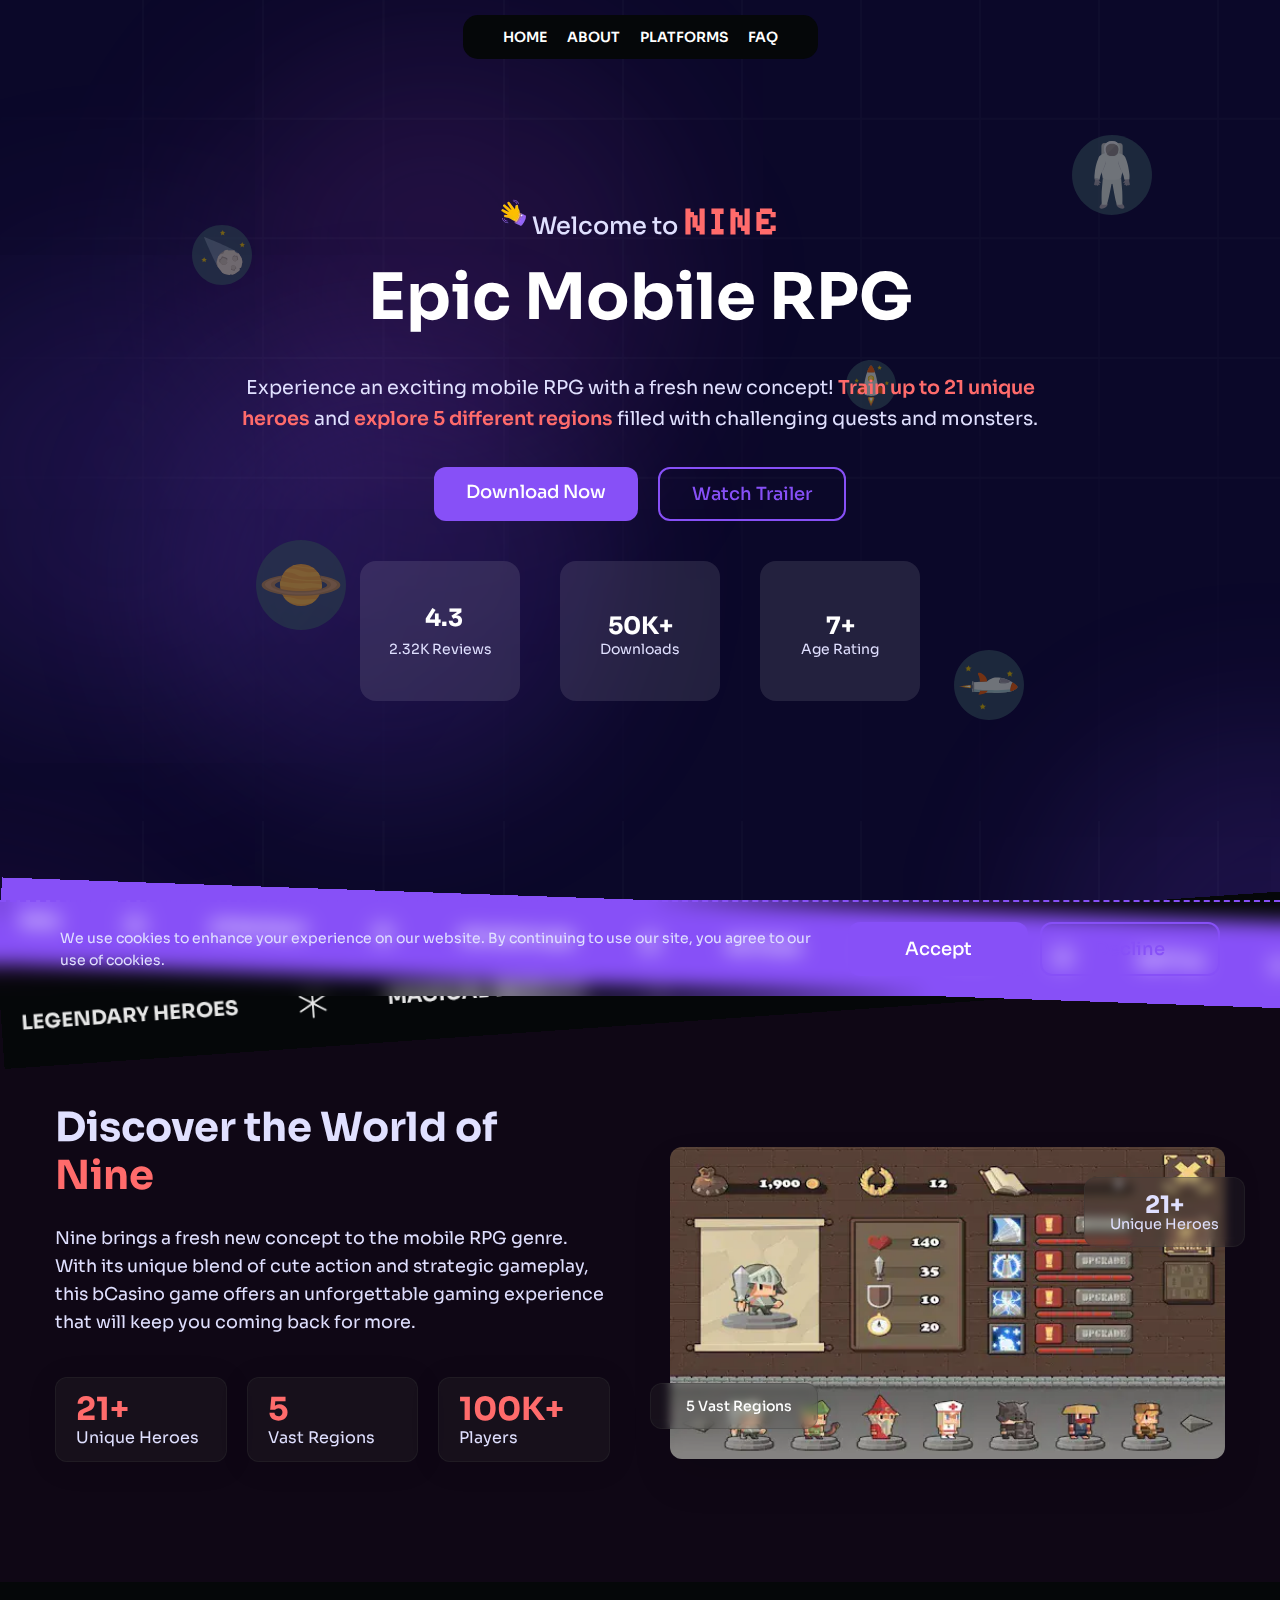
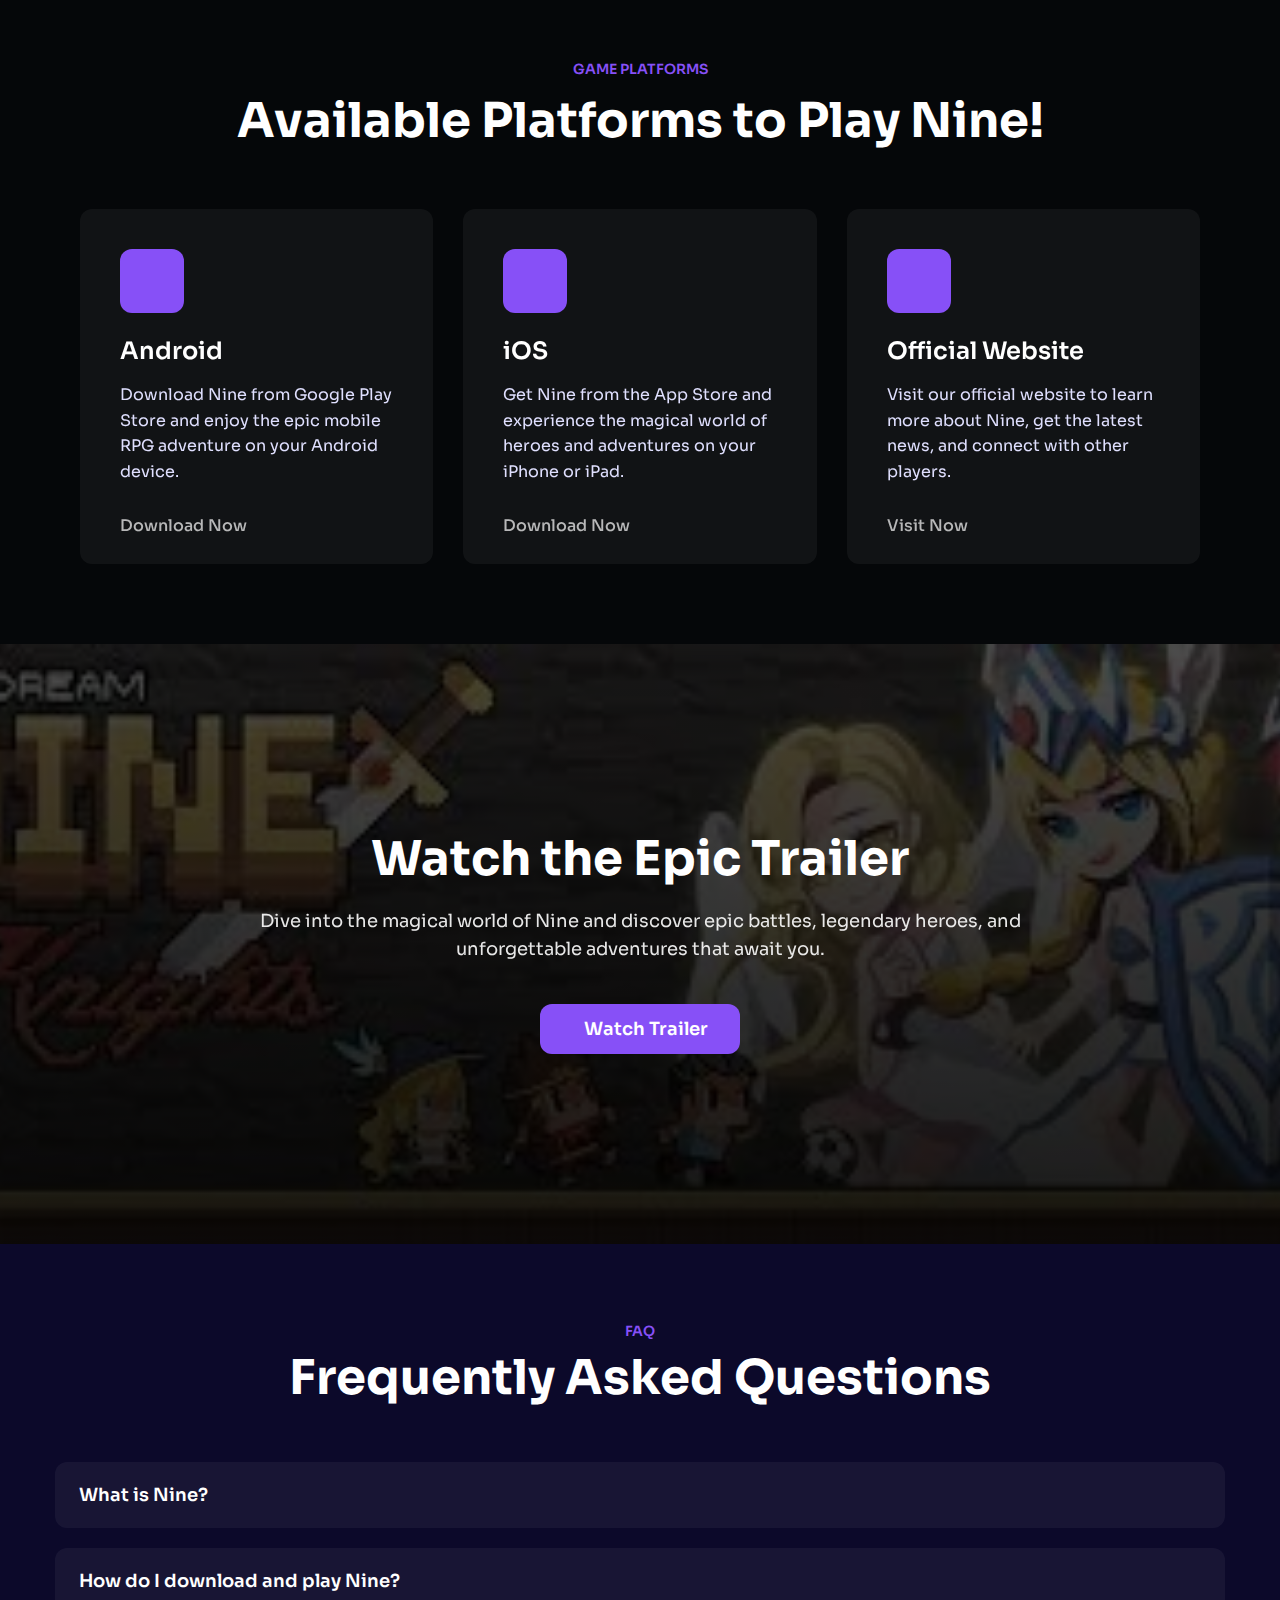
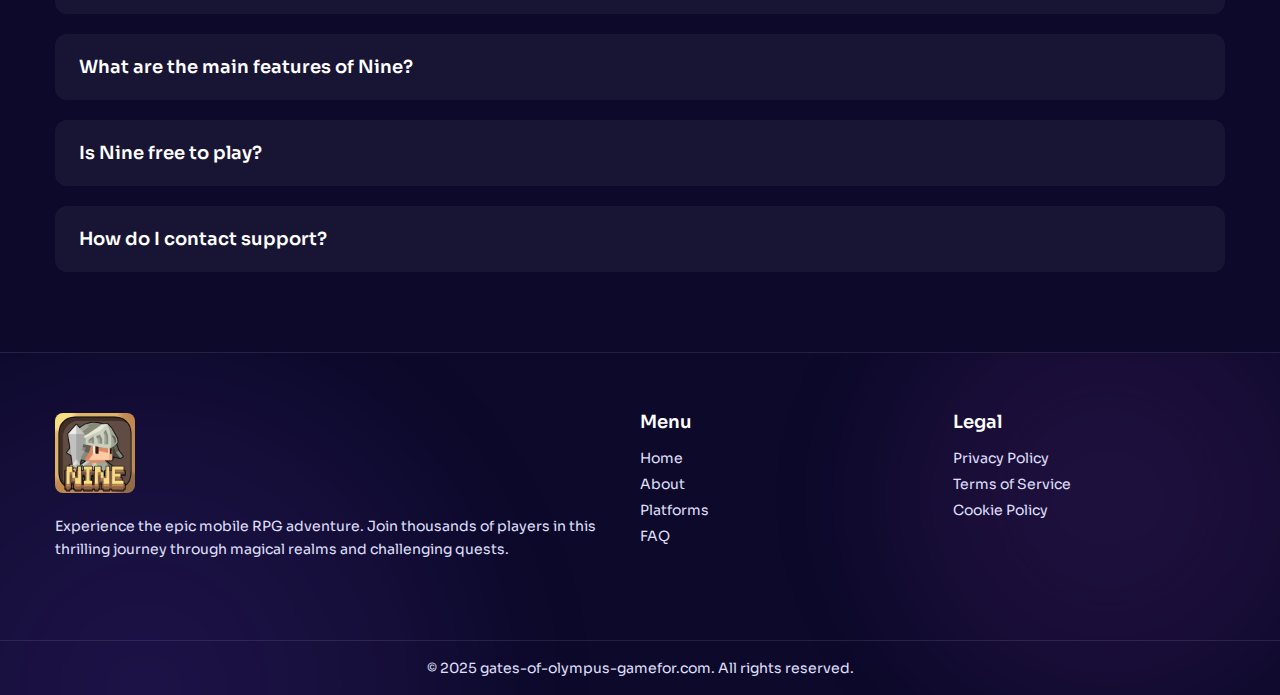
<file: index.html>
<!DOCTYPE html>
<html lang="en">

<head>
	<title>The Nine - Epic Mobile RPG Adventure</title>
	<meta charset="UTF-8">
	<meta name="format-detection" content="telephone=no">
	<meta name="viewport" content="width=device-width, initial-scale=1.0">

	<!-- SEO Meta Tags -->
	<meta name="description" content="The Nine - An epic mobile RPG adventure. Embark on a journey through magical realms, face challenging quests and monsters in this thrilling action game.">
	<meta name="keywords" content="The Nine, mobile RPG, action game, fantasy game, mobile games, adventure games, RPG games">
	<meta name="author" content="The Nine">
	<meta name="robots" content="index, follow">
	<meta name="language" content="en">
	<meta name="revisit-after" content="7 days">

	<!-- Canonical URL -->
	<link rel="canonical" href="https://gates-of-olympus-gamefor.com">

	<!-- Theme Colors -->
	<meta name="theme-color" content="#0f0715">
	<meta name="msapplication-navbutton-color" content="#0f0715">
	<meta name="apple-mobile-web-app-status-bar-style" content="#0f0715">
	<meta name="msapplication-TileColor" content="#0f0715">
	<meta name="msapplication-TileImage" content="files/ms-icon-144x144.webp">

	<!-- Favicon -->
	<link rel="shortcut icon" href="favicon.ico" type="image/x-icon">
	<link rel="icon" href="favicon.ico" type="image/x-icon">

	<!-- Styles -->
	<style>
		body {
			opacity: 0;
		}
	</style>
	<link rel="stylesheet" href="https://cdnjs.cloudflare.com/ajax/libs/font-awesome/6.7.1/css/all.min.css?_v=20241216144955" integrity="sha512-5Hs3dF2AEPkpNAR7UiOHba+lRSJNeM2ECkwxUIxC1Q/FLycGTbNapWXB4tP889k5T5Ju8fs4b1P5z/iB4nMfSQ==" crossorigin="anonymous" referrerpolicy="no-referrer" />
	<link rel="stylesheet" href="css/style.min.css?_v=20250128113544">
</head>

<body>
	<div class="wrapper">
		<header data-scroll="120" data-scroll-show class="header">
			<div class="header__container">
				<div class="header__wrapper">
					<div class="header__menu menu">
						<nav class="menu__body">
							<ul class="menu__list">
								<li class="menu__item"><a href="index.html" class="menu__link">Home</a></li>
								<li class="menu__item"><a href="index.html#about" class="menu__link">About</a></li>
								<li class="menu__item"><a href="index.html#platforms" class="menu__link">Platforms</a></li>
								<li class="menu__item"><a href="index.html#faq" class="menu__link">FAQ</a></li>
							</ul>
						</nav>
					</div>
					<div class="header__actions">
						<button type="button" class="menu__icon icon-menu">
							<span></span>
						</button>
					</div>
				</div>
			</div>
		</header>
		<main class="page">
			<section id="hero" class="hero">
				<div class="hero__background background">
					<span></span>
					<span></span>
					<span></span>
					<span></span>
					<span></span>
					<span></span>
					<span></span>
					<span></span>
					<span></span>
				</div>
				<div class="hero__container">
					<div class="hero__content">
						<h1 class="hero__title">
							<div class="hero__greeting">
								<img class="wave" src="img/decor/hero-h8-1.webp" alt="Icons">
								Welcome to <span>Nine</span>
							</div>
							Epic Mobile RPG
						</h1>
						<p class="hero__description">
							Experience an exciting mobile RPG with a fresh new concept!
							<span class="hero__highlight">Train up to 21 unique heroes</span> and
							<span class="hero__highlight">explore 5 different regions</span> filled with
							challenging quests and monsters.
						</p>
						<div class="hero__buttons">
							<a href="#platforms" class="hero__button button button--primary">Download Now</a>
							<a href="#video" class="hero__button button button--outline">Watch Trailer</a>
						</div>
						<div class="hero__stats">
							<div class="hero__stats-items">
								<div class="hero__stats-item">
									<div class="hero__stats-rating">
										<div class="star-ratings">
											<div class="fill-ratings">
												<i class="fa-solid fa-star"></i>
												<i class="fa-solid fa-star"></i>
												<i class="fa-solid fa-star"></i>
												<i class="fa-solid fa-star"></i>
												<i class="fa-regular fa-star-half-stroke"></i>
											</div>
										</div>
										<span class="hero__stats-value">4.3</span>
									</div>
									<p class="hero__stats-text">2.32K Reviews</p>
								</div>
								<div class="hero__stats-item">
									<div class="hero__stats-icon">
										<i class="fa-solid fa-download"></i>
									</div>
									<p class="hero__stats-value">50K+</p>
									<p class="hero__stats-text">Downloads</p>
								</div>
								<div class="hero__stats-item">
									<div class="hero__stats-icon">
										<i class="fa-solid fa-user"></i>
									</div>
									<p class="hero__stats-value">7+</p>
									<p class="hero__stats-text">Age Rating</p>
								</div>
							</div>
						</div>
					</div>
				</div>
				<!-- Decorative elements -->
				<div class="hero__decor">
					<img src="img/decor/astronaut-svgrepo-com.svg" alt="" class="hero__decor-item hero__decor-astronaut">
					<img src="img/decor/meteor-svgrepo-com.svg" alt="" class="hero__decor-item hero__decor-meteor">
					<img src="img/decor/rocket-ship-svgrepo-com.svg" alt="" class="hero__decor-item hero__decor-rocket-ship">
					<img src="img/decor/rocket-svgrepo-com.svg" alt="" class="hero__decor-item hero__decor-rocket">
					<img src="img/decor/saturn-svgrepo-com.svg" alt="" class="hero__decor-item hero__decor-saturn">
				</div>
			</section>
			<section class="marquee">
				<div class="marquee__track marquee__genres">
					<div class="marquee__content">
						<span>RPG</span><span class="star-icon"><img src="img/decor/star.svg" alt="star"></span>
						<span>Strategy</span><span class="star-icon"><img src="img/decor/star.svg" alt="star"></span>
						<span>Adventure</span><span class="star-icon"><img src="img/decor/star.svg" alt="star"></span>
						<span>Action</span><span class="star-icon"><img src="img/decor/star.svg" alt="star"></span>
						<span>PvP</span><span class="star-icon"><img src="img/decor/star.svg" alt="star"></span>
						<span>Battle</span><span class="star-icon"><img src="img/decor/star.svg" alt="star"></span>
						<span>Fantasy</span><span class="star-icon"><img src="img/decor/star.svg" alt="star"></span>
						<span>Multiplayer</span><span class="star-icon"><img src="img/decor/star.svg" alt="star"></span>
						<span>Tactical</span><span class="star-icon"><img src="img/decor/star.svg" alt="star"></span>
						<span>Mobile</span><span class="star-icon"><img src="img/decor/star.svg" alt="star"></span>
					</div>
					<div class="marquee__content" aria-hidden="true">
						<span>RPG</span><span class="star-icon"><img src="img/decor/star.svg" alt="star"></span>
						<span>Strategy</span><span class="star-icon"><img src="img/decor/star.svg" alt="star"></span>
						<span>Adventure</span><span class="star-icon"><img src="img/decor/star.svg" alt="star"></span>
						<span>Action</span><span class="star-icon"><img src="img/decor/star.svg" alt="star"></span>
						<span>PvP</span><span class="star-icon"><img src="img/decor/star.svg" alt="star"></span>
						<span>Battle</span><span class="star-icon"><img src="img/decor/star.svg" alt="star"></span>
						<span>Fantasy</span><span class="star-icon"><img src="img/decor/star.svg" alt="star"></span>
						<span>Multiplayer</span><span class="star-icon"><img src="img/decor/star.svg" alt="star"></span>
						<span>Tactical</span><span class="star-icon"><img src="img/decor/star.svg" alt="star"></span>
						<span>Mobile</span><span class="star-icon"><img src="img/decor/star.svg" alt="star"></span>
					</div>
				</div>
				<div class="marquee__track marquee__games">
					<div class="marquee__content">
						<span>Legendary Heroes</span><span class="star-icon"><img src="img/decor/star.svg" alt="star"></span>
						<span>Magical Worlds</span><span class="star-icon"><img src="img/decor/star.svg" alt="star"></span>
						<span>Epic Battles</span><span class="star-icon"><img src="img/decor/star.svg" alt="star"></span>
						<span>PvP Arenas</span><span class="star-icon"><img src="img/decor/star.svg" alt="star"></span>
						<span>Team Battles</span><span class="star-icon"><img src="img/decor/star.svg" alt="star"></span>
						<span>Special Abilities</span><span class="star-icon"><img src="img/decor/star.svg" alt="star"></span>
						<span>Unique Weapons</span><span class="star-icon"><img src="img/decor/star.svg" alt="star"></span>
						<span>Quests</span><span class="star-icon"><img src="img/decor/star.svg" alt="star"></span>
						<span>Daily Rewards</span><span class="star-icon"><img src="img/decor/star.svg" alt="star"></span>
						<span>Character Progress</span><span class="star-icon"><img src="img/decor/star.svg" alt="star"></span>
					</div>
					<div class="marquee__content" aria-hidden="true">
						<span>Legendary Heroes</span><span class="star-icon"><img src="img/decor/star.svg" alt="star"></span>
						<span>Magical Worlds</span><span class="star-icon"><img src="img/decor/star.svg" alt="star"></span>
						<span>Epic Battles</span><span class="star-icon"><img src="img/decor/star.svg" alt="star"></span>
						<span>PvP Arenas</span><span class="star-icon"><img src="img/decor/star.svg" alt="star"></span>
						<span>Team Battles</span><span class="star-icon"><img src="img/decor/star.svg" alt="star"></span>
						<span>Special Abilities</span><span class="star-icon"><img src="img/decor/star.svg" alt="star"></span>
						<span>Unique Weapons</span><span class="star-icon"><img src="img/decor/star.svg" alt="star"></span>
						<span>Quests</span><span class="star-icon"><img src="img/decor/star.svg" alt="star"></span>
						<span>Daily Rewards</span><span class="star-icon"><img src="img/decor/star.svg" alt="star"></span>
						<span>Character Progress</span><span class="star-icon"><img src="img/decor/star.svg" alt="star"></span>
					</div>
				</div>
			</section>
			<section id="about" class="about">
				<div class="about__container">
					<div class="about__content">
						<div class="about__info">
							<h2 class="about__title">Discover the World of <span>Nine</span></h2>
							<p class="about__description">
								Nine brings a fresh new concept to the mobile RPG genre. With its unique blend of cute
								action and strategic gameplay,
								this <a href="https://b-casino.ca">bCasino</a> game offers an unforgettable gaming experience that will keep you coming back for
								more.
							</p>
							<div class="about__stats">
								<div class="about__stat">
									<span class="about__stat-number">21+</span>
									<span class="about__stat-text">Unique Heroes</span>
								</div>
								<div class="about__stat">
									<span class="about__stat-number">5</span>
									<span class="about__stat-text">Vast Regions</span>
								</div>
								<div class="about__stat">
									<span class="about__stat-number">100K+</span>
									<span class="about__stat-text">Players</span>
								</div>
							</div>
						</div>
						<div class="about__image">
							<img src="img/about.webp" alt="Gaming Setup" class="about__main-image">
							<div class="about__image-decor">
								<div data-prlx-mouse class="about__badge">
									<i class="fa-solid fa-shield"></i>
									<span>5 Vast Regions</span>
								</div>
								<div data-prlx-mouse class="about__experience">
									<span class="about__years">21+</span>
									<span class="about__years-text">Unique Heroes</span>
								</div>
							</div>
						</div>
					</div>
				</div>
			</section>
			<section class="platforms" id="platforms">
				<div class="platforms__container">
					<div class="platforms__header">
						<h6 class="platforms__label">GAME PLATFORMS</h6>
						<h2 class="platforms__title">Available Platforms to Play Nine!</h2>
					</div>
					<div class="platforms__items">
						<article class="platforms__item item-platform">
							<a href="https://play.google.com/store/apps/details?id=com.dnddream.nine" target="_blank"></a>
							<div class="item-platform__icon">
								<i class="fa-brands fa-android"></i>
							</div>
							<h3 class="item-platform__title">Android</h3>
							<div class="item-platform__text">Download Nine from Google Play Store and enjoy the epic
								mobile RPG adventure on your Android device.</div>
							<span class="item-platform__link">
								<span>Download Now</span>
								<span class="icon_box">
									<i class="icon_first fa-solid fa-arrow-right"></i>
									<i class="icon_second fa-solid fa-arrow-right"></i>
								</span>
							</span>
						</article>
						<article class="platforms__item item-platform">
							<a href="https://apps.apple.com/us/app/the-nine/id955358515" target="_blank"></a>
							<div class="item-platform__icon">
								<i class="fa-brands fa-apple"></i>
							</div>
							<h3 class="item-platform__title">iOS</h3>
							<div class="item-platform__text">Get Nine from the App Store and experience the magical
								world of heroes and adventures on your iPhone or iPad.</div>
							<span class="item-platform__link">
								<span>Download Now</span>
								<span class="icon_box">
									<i class="icon_first fa-solid fa-arrow-right"></i>
									<i class="icon_second fa-solid fa-arrow-right"></i>
								</span>
							</span>
						</article>
						<article class="platforms__item item-platform">
							<a href="http://dnddream.com" target="_blank"></a>
							<div class="item-platform__icon">
								<i class="fa-solid fa-globe"></i>
							</div>
							<h3 class="item-platform__title">Official Website</h3>
							<div class="item-platform__text">Visit our official website to learn more about Nine, get
								the latest news, and connect with other players.</div>
							<span class="item-platform__link">
								<span>Visit Now</span>
								<span class="icon_box">
									<i class="icon_first fa-solid fa-arrow-right"></i>
									<i class="icon_second fa-solid fa-arrow-right"></i>
								</span>
							</span>
						</article>
					</div>
				</div>
			</section>
			<section class="video" id="video">
				<div class="video__bg">
					<img src="img/poster.webp" alt="Nine Game Trailer" class="video__image">
					<div class="video__overlay"></div>
				</div>
				<div class="video__container">
					<div class="video__content">
						<h2 class="video__title">Watch the Epic Trailer</h2>
						<p class="video__text">Dive into the magical world of Nine and discover epic battles, legendary
							heroes, and unforgettable adventures that await you.</p>
						<button type="button" class="video__play button button--primary">
							<i class="fa-solid fa-play"></i>
							<span>Watch Trailer</span>
						</button>
					</div>
				</div>
			</section>
			<section class="faq" id="faq">
				<div class="faq__container">
					<div class="faq__header">
						<h6 class="faq__label">FAQ</h6>
						<h2 class="faq__title">Frequently Asked Questions</h2>
					</div>
					<div class="faq__items">
						<div class="faq__item">
							<div class="faq__question">
								<h3>What is Nine?</h3>
								<button class="faq__toggle">
									<i class="fa-solid fa-plus"></i>
								</button>
							</div>
							<div class="faq__answer">
								<p>Nine is an exciting mobile RPG that combines cute action with strategic gameplay at <a href="https://b-casino.ca">b-casino.ca</a>.
									Players can hire and train up to 21 unique heroes, explore five different regions,
									and engage in thrilling battles with distinct monsters.</p>
							</div>
						</div>

						<div class="faq__item">
							<div class="faq__question">
								<h3>How do I download and play Nine?</h3>
								<button class="faq__toggle">
									<i class="fa-solid fa-plus"></i>
								</button>
							</div>
							<div class="faq__answer">
								<p>Nine is available for both Android and iOS devices. You can download it from the
									Google Play Store or Apple App Store. The game is free to play with optional in-app
									purchases.</p>
							</div>
						</div>

						<div class="faq__item">
							<div class="faq__question">
								<h3>What are the main features of Nine?</h3>
								<button class="faq__toggle">
									<i class="fa-solid fa-plus"></i>
								</button>
							</div>
							<div class="faq__answer">
								<p>Nine offers several exciting features including:
								<ul>
									<li>21 unique heroes to collect and train</li>
									<li>5 distinct regions to explore</li>
									<li>PvP battles and team competitions</li>
									<li>Daily quests and rewards</li>
									<li>Special abilities and unique weapons</li>
									<li>Character progression system</li>
								</ul>
								</p>
							</div>
						</div>

						<div class="faq__item">
							<div class="faq__question">
								<h3>Is Nine free to play?</h3>
								<button class="faq__toggle">
									<i class="fa-solid fa-plus"></i>
								</button>
							</div>
							<div class="faq__answer">
								<p>Yes, Nine is free to download and play. The game includes optional in-app purchases
									that can enhance your gaming experience, but they are not required to enjoy the
									game.</p>
							</div>
						</div>

						<div class="faq__item">
							<div class="faq__question">
								<h3>How do I contact support?</h3>
								<button class="faq__toggle">
									<i class="fa-solid fa-plus"></i>
								</button>
							</div>
							<div class="faq__answer">
								<p>For any questions or support, you can contact our team at game@dnddream.com. You can
									also visit our official website at dnddream.com for additional resources and
									community forums.</p>
							</div>
						</div>
					</div>
				</div>
			</section>
		</main>
		<footer class="footer">
			<div class="footer__container">
				<div class="footer__content">
					<div class="footer__column">
						<a href="index.html" class="footer__logo">
							<img src="img/logo.webp" alt="Image">
						</a>
						<p class="footer__description">
							Experience the epic mobile RPG adventure. Join thousands of players in this thrilling journey
							through magical realms and challenging quests.
						</p>
					</div>
					<div class="footer__column">
						<h3 class="footer__title">Menu</h3>
						<ul class="footer__list">
							<li><a href="index.html#hero" class="footer__link">Home</a></li>
							<li><a href="index.html#about" class="footer__link">About</a></li>
							<li><a href="index.html#platforms" class="footer__link">Platforms</a></li>
							<li><a href="index.html#faq" class="footer__link">FAQ</a></li>
						</ul>
					</div>
					<div class="footer__column">
						<h3 class="footer__title">Legal</h3>
						<ul class="footer__list">
							<li><a href="privacy-policy.html" class="footer__link">Privacy Policy</a></li>
							<li><a href="terms-conditions.html" class="footer__link">Terms of Service</a></li>
							<li><a href="cookie-policy.html" class="footer__link">Cookie Policy</a></li>
						</ul>
					</div>
				</div>
			</div>
			<div class="footer__bottom">
				<div class="footer__container">
					<p class="footer__copyright">&copy; 2025 gates-of-olympus-gamefor.com. All rights reserved.</p>
				</div>
			</div>
		</footer>

		<!-- Cookie Consent -->
		<div class="cookie-consent" id="cookieConsent">
			<div class="cookie-consent__content">
				<p class="cookie-consent__text">
					We use cookies to enhance your experience on our website. By continuing to use our site, you agree to our use of cookies.
				</p>
				<div class="cookie-consent__buttons">
					<button class="button button--primary" id="acceptCookies">Accept</button>
					<button class="button button--outline" id="declineCookies">Decline</button>
				</div>
			</div>
		</div>
		<div class="popup popup-video">
			<div class="popup__wrapper">
				<div class="popup__content">
					<button type="button" class="popup__close">
						<i class="fa-solid fa-xmark"></i>
					</button>
					<div class="popup__video">
						<iframe src="https://www.youtube.com/embed/6UdnjrAKmUI" title="The Nine ( 더나인 )" frameborder="0" allow="accelerometer; autoplay; clipboard-write; encrypted-media; gyroscope; picture-in-picture; web-share" referrerpolicy="strict-origin-when-cross-origin" allowfullscreen></iframe>
					</div>
				</div>
			</div>
		</div>
	</div>
	<script src="js/app.min.js?_v=20250128113544"></script>
</body>

</html>
</file>
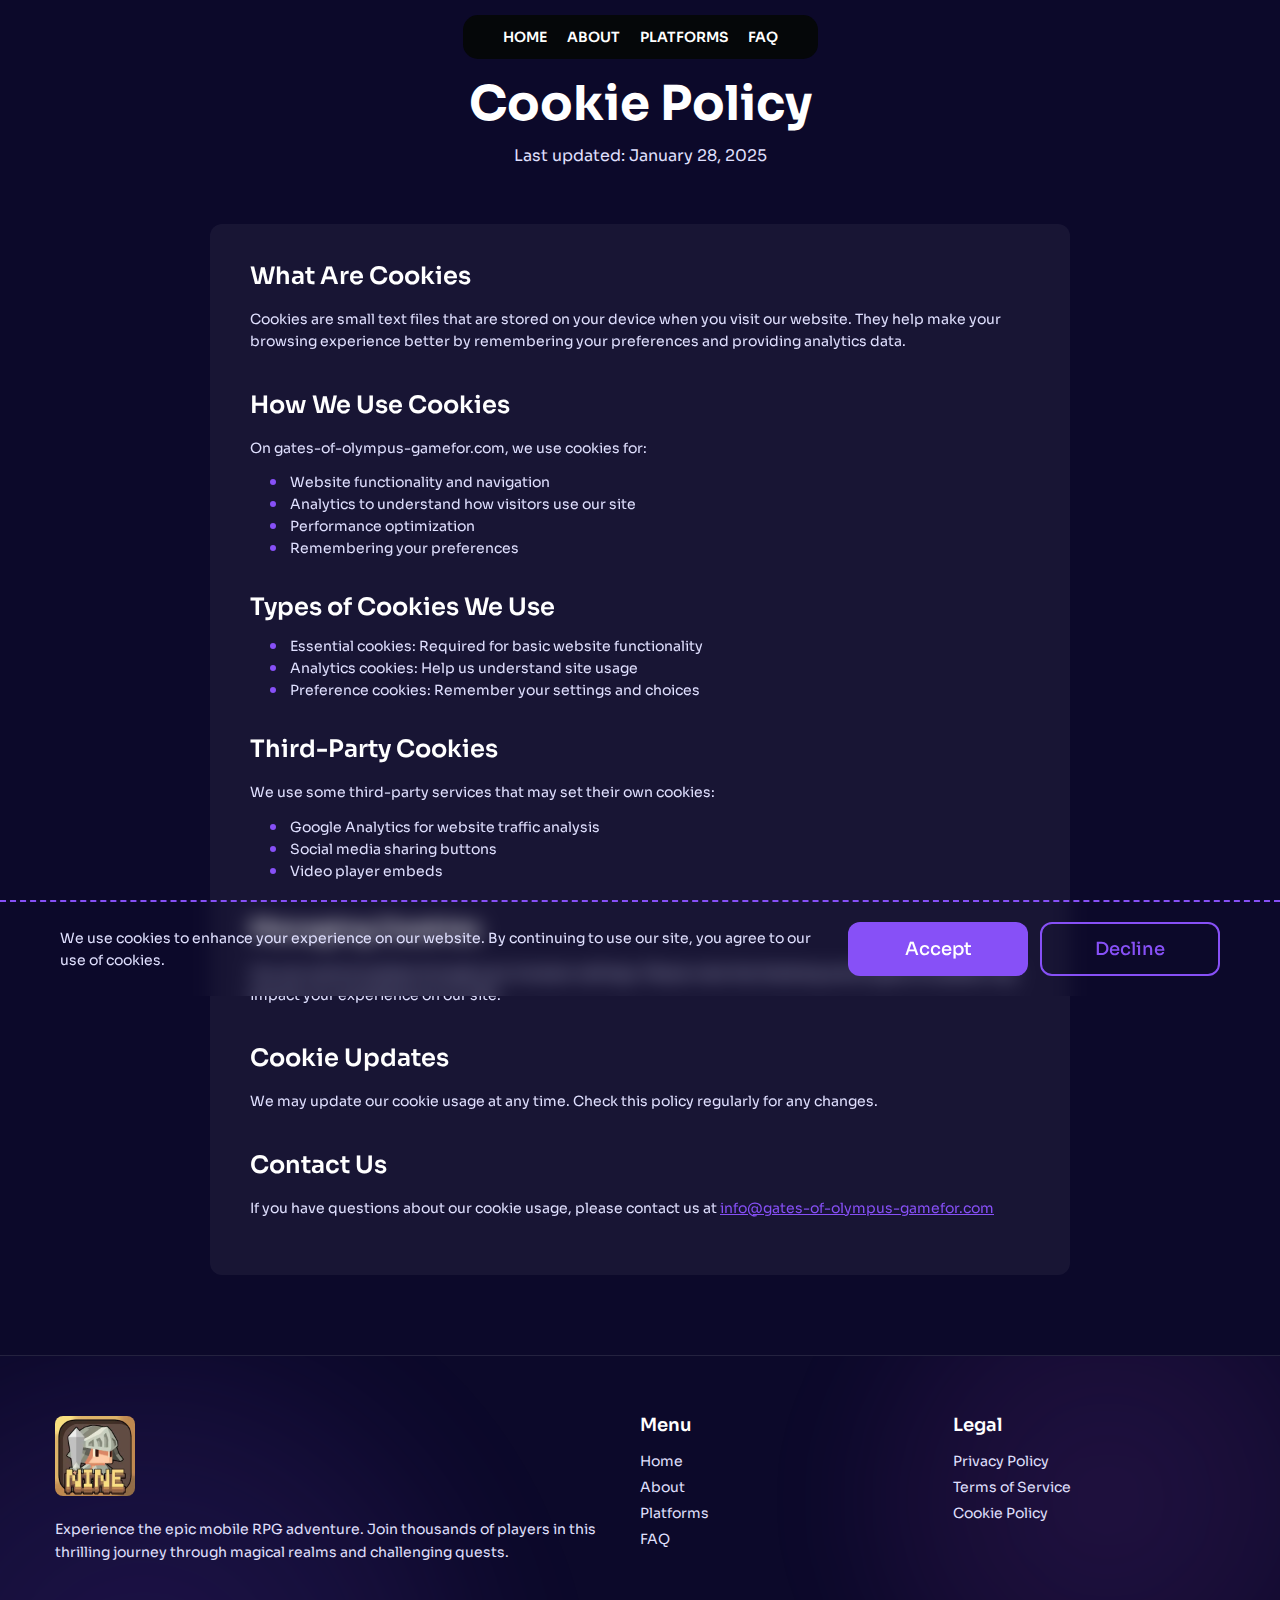
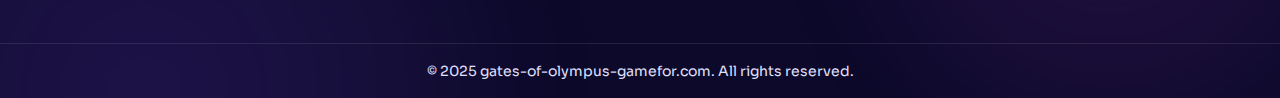
<file: cookie-policy.html>
<!DOCTYPE html>
<html lang="en">

<head>
	<title>The Nine - Epic Mobile RPG Adventure</title>
	<meta charset="UTF-8">
	<meta name="format-detection" content="telephone=no">
	<meta name="viewport" content="width=device-width, initial-scale=1.0">

	<!-- SEO Meta Tags -->
	<meta name="description" content="The Nine - An epic mobile RPG adventure. Embark on a journey through magical realms, face challenging quests and monsters in this thrilling action game.">
	<meta name="keywords" content="The Nine, mobile RPG, action game, fantasy game, mobile games, adventure games, RPG games">
	<meta name="author" content="The Nine">
	<meta name="robots" content="index, follow">
	<meta name="language" content="en">
	<meta name="revisit-after" content="7 days">

	<!-- Canonical URL -->
	<link rel="canonical" href="https://gates-of-olympus-gamefor.com">

	<!-- Theme Colors -->
	<meta name="theme-color" content="#0f0715">
	<meta name="msapplication-navbutton-color" content="#0f0715">
	<meta name="apple-mobile-web-app-status-bar-style" content="#0f0715">
	<meta name="msapplication-TileColor" content="#0f0715">
	<meta name="msapplication-TileImage" content="files/ms-icon-144x144.webp">

	<!-- Favicon -->
	<link rel="shortcut icon" href="favicon.ico" type="image/x-icon">
	<link rel="icon" href="favicon.ico" type="image/x-icon">

	<!-- Styles -->
	<style>
		body {
			opacity: 0;
		}
	</style>
	<link rel="stylesheet" href="https://cdnjs.cloudflare.com/ajax/libs/font-awesome/6.7.1/css/all.min.css?_v=20241216144955" integrity="sha512-5Hs3dF2AEPkpNAR7UiOHba+lRSJNeM2ECkwxUIxC1Q/FLycGTbNapWXB4tP889k5T5Ju8fs4b1P5z/iB4nMfSQ==" crossorigin="anonymous" referrerpolicy="no-referrer" />
	<link rel="stylesheet" href="css/style.min.css?_v=20250128113544">
</head>

<body>
	<div class="wrapper">
		<header data-scroll="120" data-scroll-show class="header">
			<div class="header__container">
				<div class="header__wrapper">
					<div class="header__menu menu">
						<nav class="menu__body">
							<ul class="menu__list">
								<li class="menu__item"><a href="index.html" class="menu__link">Home</a></li>
								<li class="menu__item"><a href="index.html#about" class="menu__link">About</a></li>
								<li class="menu__item"><a href="index.html#platforms" class="menu__link">Platforms</a></li>
								<li class="menu__item"><a href="index.html#faq" class="menu__link">FAQ</a></li>
							</ul>
						</nav>
					</div>
					<div class="header__actions">
						<button type="button" class="menu__icon icon-menu">
							<span></span>
						</button>
					</div>
				</div>
			</div>
		</header>
		<main class="page">
			<section class="policy">
				<div class="policy__container">
					<div class="policy__header">
						<h1 class="policy__title">Cookie Policy</h1>
						<div class="policy__date">Last updated: January 28, 2025</div>
					</div>
					<div class="policy__content">
						<h2>What Are Cookies</h2>
						<p>Cookies are small text files that are stored on your device when you visit our website. They help make your browsing experience better by remembering your preferences and providing analytics data.</p>

						<h2>How We Use Cookies</h2>
						<p>On gates-of-olympus-gamefor.com, we use cookies for:</p>
						<ul>
							<li>Website functionality and navigation</li>
							<li>Analytics to understand how visitors use our site</li>
							<li>Performance optimization</li>
							<li>Remembering your preferences</li>
						</ul>

						<h2>Types of Cookies We Use</h2>
						<ul>
							<li>Essential cookies: Required for basic website functionality</li>
							<li>Analytics cookies: Help us understand site usage</li>
							<li>Preference cookies: Remember your settings and choices</li>
						</ul>

						<h2>Third-Party Cookies</h2>
						<p>We use some third-party services that may set their own cookies:</p>
						<ul>
							<li>Google Analytics for website traffic analysis</li>
							<li>Social media sharing buttons</li>
							<li>Video player embeds</li>
						</ul>

						<h2>Managing Cookies</h2>
						<p>You can control cookies through your browser settings. Please note that blocking some types of cookies may impact your experience on our site.</p>

						<h2>Cookie Updates</h2>
						<p>We may update our cookie usage at any time. Check this policy regularly for any changes.</p>

						<h2>Contact Us</h2>
						<p>If you have questions about our cookie usage, please contact us at <a href="mailto:info@gates-of-olympus-gamefor.com">info@gates-of-olympus-gamefor.com</a></p>
					</div>
				</div>
			</section>
		</main>
		<footer class="footer">
			<div class="footer__container">
				<div class="footer__content">
					<div class="footer__column">
						<a href="index.html" class="footer__logo">
							<img src="img/logo.webp" alt="Image">
						</a>
						<p class="footer__description">
							Experience the epic mobile RPG adventure. Join thousands of players in this thrilling journey
							through magical realms and challenging quests.
						</p>
					</div>
					<div class="footer__column">
						<h3 class="footer__title">Menu</h3>
						<ul class="footer__list">
							<li><a href="index.html#hero" class="footer__link">Home</a></li>
							<li><a href="index.html#about" class="footer__link">About</a></li>
							<li><a href="index.html#platforms" class="footer__link">Platforms</a></li>
							<li><a href="index.html#faq" class="footer__link">FAQ</a></li>
						</ul>
					</div>
					<div class="footer__column">
						<h3 class="footer__title">Legal</h3>
						<ul class="footer__list">
							<li><a href="privacy-policy.html" class="footer__link">Privacy Policy</a></li>
							<li><a href="terms-conditions.html" class="footer__link">Terms of Service</a></li>
							<li><a href="cookie-policy.html" class="footer__link">Cookie Policy</a></li>
						</ul>
					</div>
				</div>
			</div>
			<div class="footer__bottom">
				<div class="footer__container">
					<p class="footer__copyright">&copy; 2025 gates-of-olympus-gamefor.com. All rights reserved.</p>
				</div>
			</div>
		</footer>

		<!-- Cookie Consent -->
		<div class="cookie-consent" id="cookieConsent">
			<div class="cookie-consent__content">
				<p class="cookie-consent__text">
					We use cookies to enhance your experience on our website. By continuing to use our site, you agree to our use of cookies.
				</p>
				<div class="cookie-consent__buttons">
					<button class="button button--primary" id="acceptCookies">Accept</button>
					<button class="button button--outline" id="declineCookies">Decline</button>
				</div>
			</div>
		</div>
	</div>
	<script src="js/app.min.js?_v=20250128113544"></script>
</body>

</html>
</file>
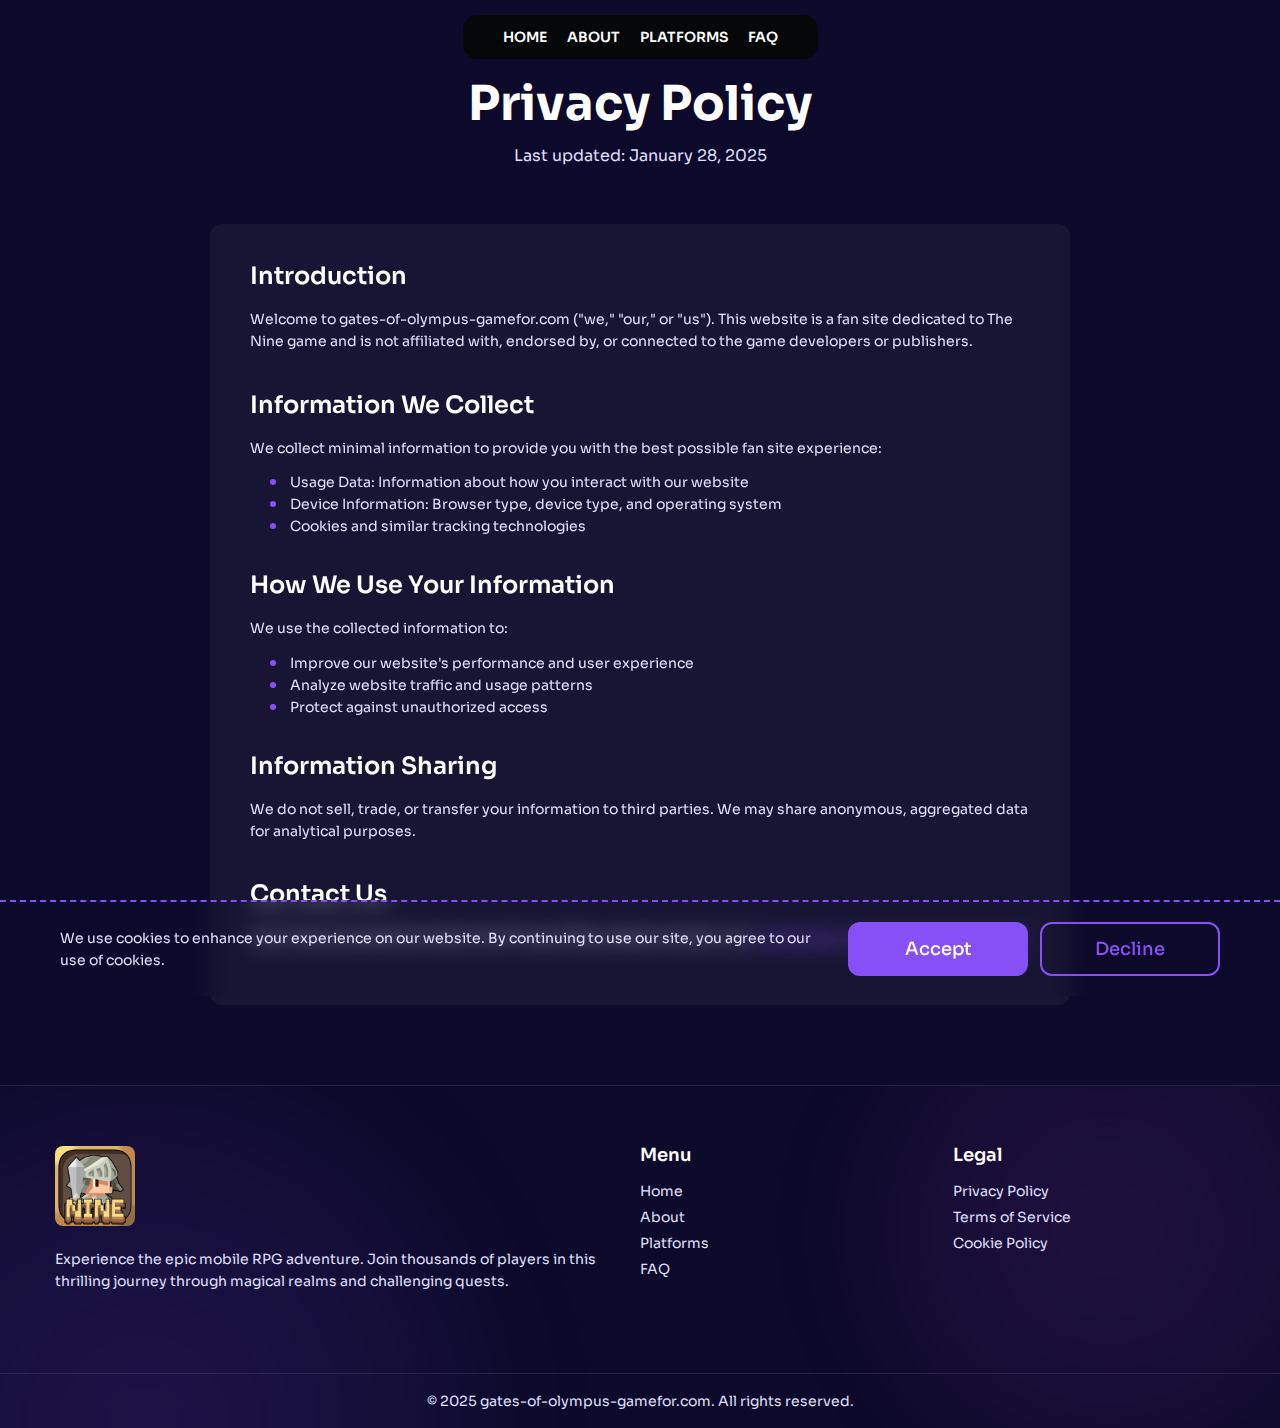
<file: privacy-policy.html>
<!DOCTYPE html>
<html lang="en">

<head>
	<title>The Nine - Epic Mobile RPG Adventure</title>
	<meta charset="UTF-8">
	<meta name="format-detection" content="telephone=no">
	<meta name="viewport" content="width=device-width, initial-scale=1.0">

	<!-- SEO Meta Tags -->
	<meta name="description" content="The Nine - An epic mobile RPG adventure. Embark on a journey through magical realms, face challenging quests and monsters in this thrilling action game.">
	<meta name="keywords" content="The Nine, mobile RPG, action game, fantasy game, mobile games, adventure games, RPG games">
	<meta name="author" content="The Nine">
	<meta name="robots" content="index, follow">
	<meta name="language" content="en">
	<meta name="revisit-after" content="7 days">

	<!-- Canonical URL -->
	<link rel="canonical" href="https://gates-of-olympus-gamefor.com">

	<!-- Theme Colors -->
	<meta name="theme-color" content="#0f0715">
	<meta name="msapplication-navbutton-color" content="#0f0715">
	<meta name="apple-mobile-web-app-status-bar-style" content="#0f0715">
	<meta name="msapplication-TileColor" content="#0f0715">
	<meta name="msapplication-TileImage" content="files/ms-icon-144x144.webp">

	<!-- Favicon -->
	<link rel="shortcut icon" href="favicon.ico" type="image/x-icon">
	<link rel="icon" href="favicon.ico" type="image/x-icon">

	<!-- Styles -->
	<style>
		body {
			opacity: 0;
		}
	</style>
	<link rel="stylesheet" href="https://cdnjs.cloudflare.com/ajax/libs/font-awesome/6.7.1/css/all.min.css?_v=20241216144955" integrity="sha512-5Hs3dF2AEPkpNAR7UiOHba+lRSJNeM2ECkwxUIxC1Q/FLycGTbNapWXB4tP889k5T5Ju8fs4b1P5z/iB4nMfSQ==" crossorigin="anonymous" referrerpolicy="no-referrer" />
	<link rel="stylesheet" href="css/style.min.css?_v=20250128113544">
</head>

<body>
	<div class="wrapper">
		<header data-scroll="120" data-scroll-show class="header">
			<div class="header__container">
				<div class="header__wrapper">
					<div class="header__menu menu">
						<nav class="menu__body">
							<ul class="menu__list">
								<li class="menu__item"><a href="index.html" class="menu__link">Home</a></li>
								<li class="menu__item"><a href="index.html#about" class="menu__link">About</a></li>
								<li class="menu__item"><a href="index.html#platforms" class="menu__link">Platforms</a></li>
								<li class="menu__item"><a href="index.html#faq" class="menu__link">FAQ</a></li>
							</ul>
						</nav>
					</div>
					<div class="header__actions">
						<button type="button" class="menu__icon icon-menu">
							<span></span>
						</button>
					</div>
				</div>
			</div>
		</header>
		<main class="page">
			<section class="policy">
				<div class="policy__container">
					<div class="policy__header">
						<h1 class="policy__title">Privacy Policy</h1>
						<div class="policy__date">Last updated: January 28, 2025</div>
					</div>
					<div class="policy__content">
						<h2>Introduction</h2>
						<p>Welcome to gates-of-olympus-gamefor.com ("we," "our," or "us"). This website is a fan site dedicated to The Nine game and is not affiliated with, endorsed by, or connected to the game developers or publishers.</p>

						<h2>Information We Collect</h2>
						<p>We collect minimal information to provide you with the best possible fan site experience:</p>
						<ul>
							<li>Usage Data: Information about how you interact with our website</li>
							<li>Device Information: Browser type, device type, and operating system</li>
							<li>Cookies and similar tracking technologies</li>
						</ul>

						<h2>How We Use Your Information</h2>
						<p>We use the collected information to:</p>
						<ul>
							<li>Improve our website's performance and user experience</li>
							<li>Analyze website traffic and usage patterns</li>
							<li>Protect against unauthorized access</li>
						</ul>

						<h2>Information Sharing</h2>
						<p>We do not sell, trade, or transfer your information to third parties. We may share anonymous, aggregated data for analytical purposes.</p>

						<h2>Contact Us</h2>
						<p>If you have any questions about this Privacy Policy, please contact us at <a href="mailto:info@gates-of-olympus-gamefor.com">info@gates-of-olympus-gamefor.com</a></p>
					</div>
				</div>
			</section>
		</main>
		<footer class="footer">
			<div class="footer__container">
				<div class="footer__content">
					<div class="footer__column">
						<a href="index.html" class="footer__logo">
							<img src="img/logo.webp" alt="Image">
						</a>
						<p class="footer__description">
							Experience the epic mobile RPG adventure. Join thousands of players in this thrilling journey
							through magical realms and challenging quests.
						</p>
					</div>
					<div class="footer__column">
						<h3 class="footer__title">Menu</h3>
						<ul class="footer__list">
							<li><a href="index.html#hero" class="footer__link">Home</a></li>
							<li><a href="index.html#about" class="footer__link">About</a></li>
							<li><a href="index.html#platforms" class="footer__link">Platforms</a></li>
							<li><a href="index.html#faq" class="footer__link">FAQ</a></li>
						</ul>
					</div>
					<div class="footer__column">
						<h3 class="footer__title">Legal</h3>
						<ul class="footer__list">
							<li><a href="privacy-policy.html" class="footer__link">Privacy Policy</a></li>
							<li><a href="terms-conditions.html" class="footer__link">Terms of Service</a></li>
							<li><a href="cookie-policy.html" class="footer__link">Cookie Policy</a></li>
						</ul>
					</div>
				</div>
			</div>
			<div class="footer__bottom">
				<div class="footer__container">
					<p class="footer__copyright">&copy; 2025 gates-of-olympus-gamefor.com. All rights reserved.</p>
				</div>
			</div>
		</footer>

		<!-- Cookie Consent -->
		<div class="cookie-consent" id="cookieConsent">
			<div class="cookie-consent__content">
				<p class="cookie-consent__text">
					We use cookies to enhance your experience on our website. By continuing to use our site, you agree to our use of cookies.
				</p>
				<div class="cookie-consent__buttons">
					<button class="button button--primary" id="acceptCookies">Accept</button>
					<button class="button button--outline" id="declineCookies">Decline</button>
				</div>
			</div>
		</div>
	</div>
	<script src="js/app.min.js?_v=20250128113544"></script>
</body>

</html>
</file>
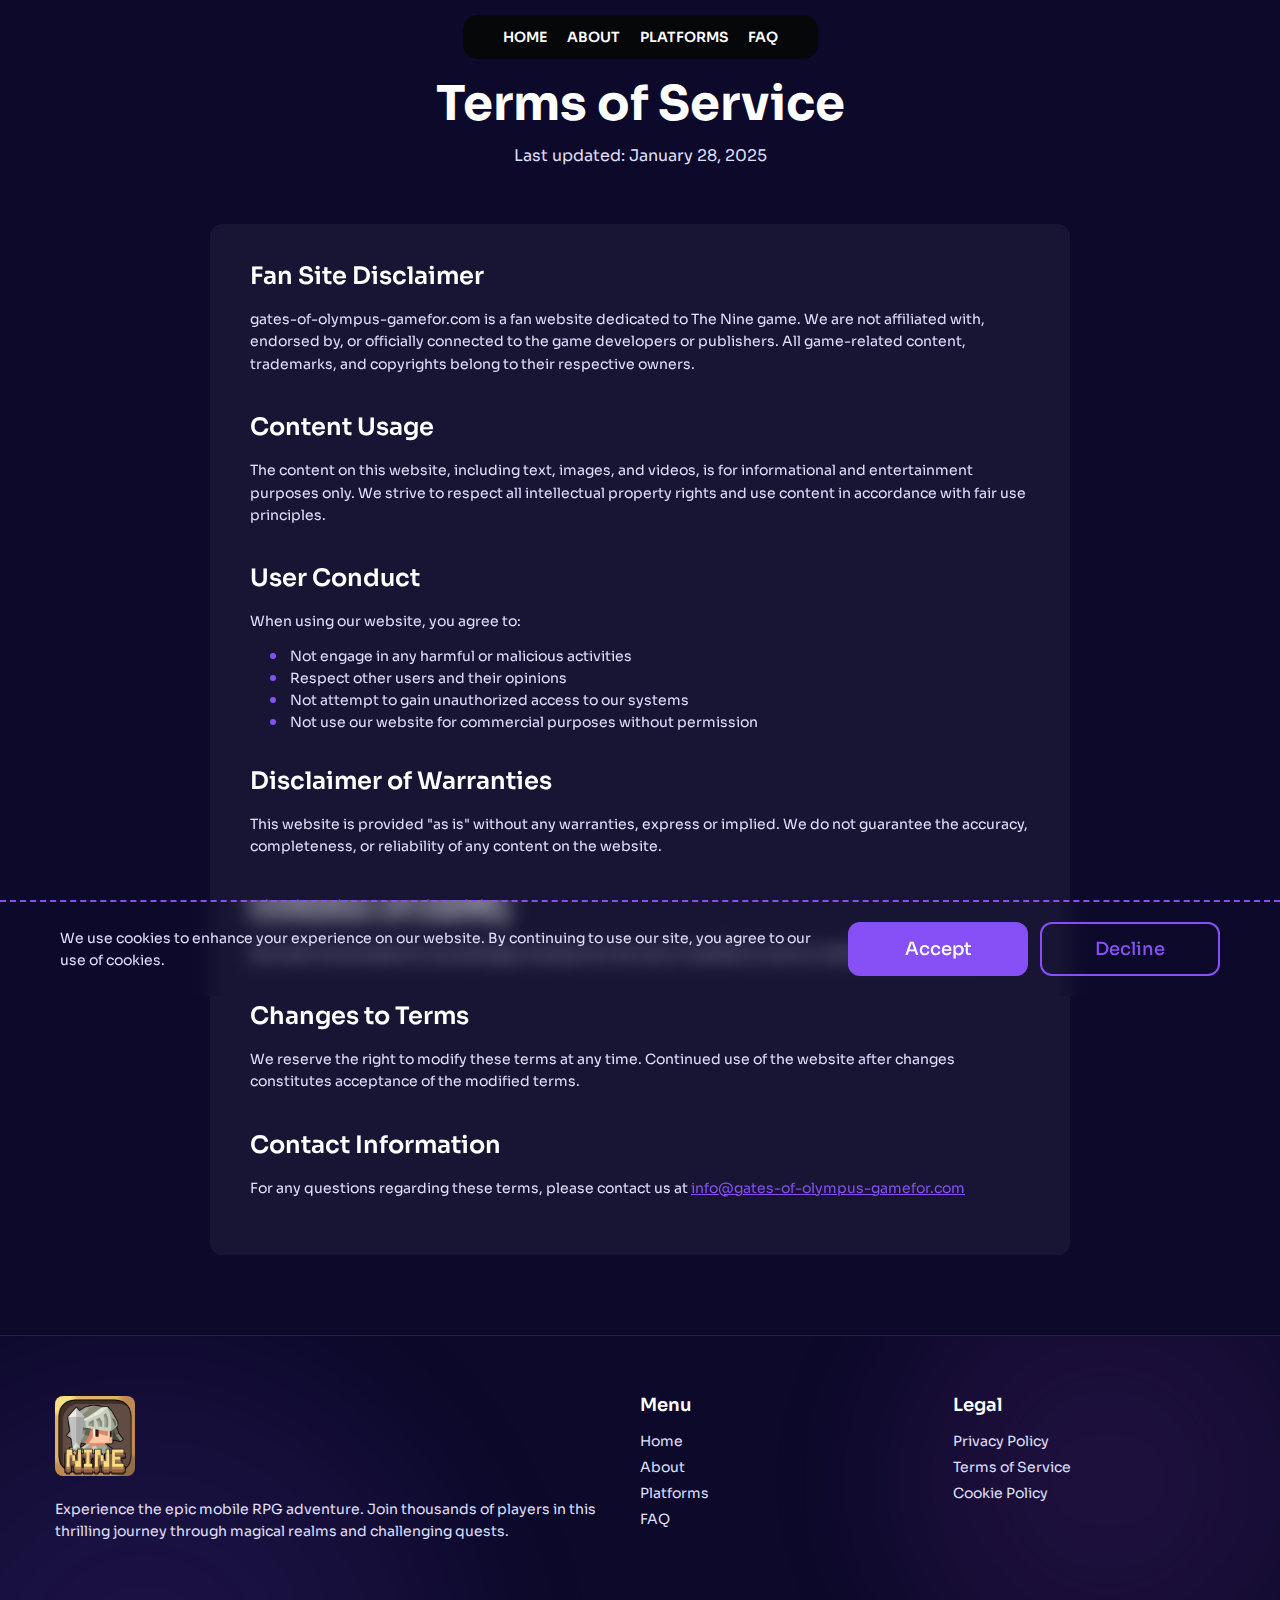
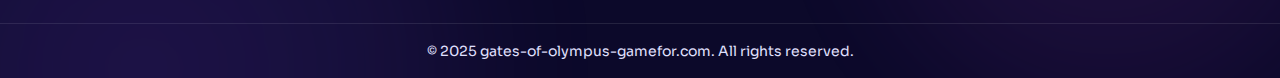
<file: terms-conditions.html>
<!DOCTYPE html>
<html lang="en">

<head>
	<title>The Nine - Epic Mobile RPG Adventure</title>
	<meta charset="UTF-8">
	<meta name="format-detection" content="telephone=no">
	<meta name="viewport" content="width=device-width, initial-scale=1.0">

	<!-- SEO Meta Tags -->
	<meta name="description" content="The Nine - An epic mobile RPG adventure. Embark on a journey through magical realms, face challenging quests and monsters in this thrilling action game.">
	<meta name="keywords" content="The Nine, mobile RPG, action game, fantasy game, mobile games, adventure games, RPG games">
	<meta name="author" content="The Nine">
	<meta name="robots" content="index, follow">
	<meta name="language" content="en">
	<meta name="revisit-after" content="7 days">

	<!-- Canonical URL -->
	<link rel="canonical" href="https://gates-of-olympus-gamefor.com">

	<!-- Theme Colors -->
	<meta name="theme-color" content="#0f0715">
	<meta name="msapplication-navbutton-color" content="#0f0715">
	<meta name="apple-mobile-web-app-status-bar-style" content="#0f0715">
	<meta name="msapplication-TileColor" content="#0f0715">
	<meta name="msapplication-TileImage" content="files/ms-icon-144x144.webp">

	<!-- Favicon -->
	<link rel="shortcut icon" href="favicon.ico" type="image/x-icon">
	<link rel="icon" href="favicon.ico" type="image/x-icon">

	<!-- Styles -->
	<style>
		body {
			opacity: 0;
		}
	</style>
	<link rel="stylesheet" href="https://cdnjs.cloudflare.com/ajax/libs/font-awesome/6.7.1/css/all.min.css?_v=20241216144955" integrity="sha512-5Hs3dF2AEPkpNAR7UiOHba+lRSJNeM2ECkwxUIxC1Q/FLycGTbNapWXB4tP889k5T5Ju8fs4b1P5z/iB4nMfSQ==" crossorigin="anonymous" referrerpolicy="no-referrer" />
	<link rel="stylesheet" href="css/style.min.css?_v=20250128113544">
</head>

<body>
	<div class="wrapper">
		<header data-scroll="120" data-scroll-show class="header">
			<div class="header__container">
				<div class="header__wrapper">
					<div class="header__menu menu">
						<nav class="menu__body">
							<ul class="menu__list">
								<li class="menu__item"><a href="index.html" class="menu__link">Home</a></li>
								<li class="menu__item"><a href="index.html#about" class="menu__link">About</a></li>
								<li class="menu__item"><a href="index.html#platforms" class="menu__link">Platforms</a></li>
								<li class="menu__item"><a href="index.html#faq" class="menu__link">FAQ</a></li>
							</ul>
						</nav>
					</div>
					<div class="header__actions">
						<button type="button" class="menu__icon icon-menu">
							<span></span>
						</button>
					</div>
				</div>
			</div>
		</header>
		<main class="page">
			<section class="policy">
				<div class="policy__container">
					<div class="policy__header">
						<h1 class="policy__title">Terms of Service</h1>
						<div class="policy__date">Last updated: January 28, 2025</div>
					</div>
					<div class="policy__content">
						<h2>Fan Site Disclaimer</h2>
						<p>gates-of-olympus-gamefor.com is a fan website dedicated to The Nine game. We are not affiliated with, endorsed by, or officially connected to the game developers or publishers. All game-related content, trademarks, and copyrights belong to their respective owners.</p>

						<h2>Content Usage</h2>
						<p>The content on this website, including text, images, and videos, is for informational and entertainment purposes only. We strive to respect all intellectual property rights and use content in accordance with fair use principles.</p>

						<h2>User Conduct</h2>
						<p>When using our website, you agree to:</p>
						<ul>
							<li>Not engage in any harmful or malicious activities</li>
							<li>Respect other users and their opinions</li>
							<li>Not attempt to gain unauthorized access to our systems</li>
							<li>Not use our website for commercial purposes without permission</li>
						</ul>

						<h2>Disclaimer of Warranties</h2>
						<p>This website is provided "as is" without any warranties, express or implied. We do not guarantee the accuracy, completeness, or reliability of any content on the website.</p>

						<h2>Limitation of Liability</h2>
						<p>We shall not be liable for any damages arising from the use or inability to use our website or its content.</p>

						<h2>Changes to Terms</h2>
						<p>We reserve the right to modify these terms at any time. Continued use of the website after changes constitutes acceptance of the modified terms.</p>

						<h2>Contact Information</h2>
						<p>For any questions regarding these terms, please contact us at <a href="mailto:info@gates-of-olympus-gamefor.com">info@gates-of-olympus-gamefor.com</a></p>
					</div>
				</div>
			</section>
		</main>
		<footer class="footer">
			<div class="footer__container">
				<div class="footer__content">
					<div class="footer__column">
						<a href="index.html" class="footer__logo">
							<img src="img/logo.webp" alt="Image">
						</a>
						<p class="footer__description">
							Experience the epic mobile RPG adventure. Join thousands of players in this thrilling journey
							through magical realms and challenging quests.
						</p>
					</div>
					<div class="footer__column">
						<h3 class="footer__title">Menu</h3>
						<ul class="footer__list">
							<li><a href="index.html#hero" class="footer__link">Home</a></li>
							<li><a href="index.html#about" class="footer__link">About</a></li>
							<li><a href="index.html#platforms" class="footer__link">Platforms</a></li>
							<li><a href="index.html#faq" class="footer__link">FAQ</a></li>
						</ul>
					</div>
					<div class="footer__column">
						<h3 class="footer__title">Legal</h3>
						<ul class="footer__list">
							<li><a href="privacy-policy.html" class="footer__link">Privacy Policy</a></li>
							<li><a href="terms-conditions.html" class="footer__link">Terms of Service</a></li>
							<li><a href="cookie-policy.html" class="footer__link">Cookie Policy</a></li>
						</ul>
					</div>
				</div>
			</div>
			<div class="footer__bottom">
				<div class="footer__container">
					<p class="footer__copyright">&copy; 2025 gates-of-olympus-gamefor.com. All rights reserved.</p>
				</div>
			</div>
		</footer>

		<!-- Cookie Consent -->
		<div class="cookie-consent" id="cookieConsent">
			<div class="cookie-consent__content">
				<p class="cookie-consent__text">
					We use cookies to enhance your experience on our website. By continuing to use our site, you agree to our use of cookies.
				</p>
				<div class="cookie-consent__buttons">
					<button class="button button--primary" id="acceptCookies">Accept</button>
					<button class="button button--outline" id="declineCookies">Decline</button>
				</div>
			</div>
		</div>
	</div>
	<script src="js/app.min.js?_v=20250128113544"></script>
</body>

</html>
</file>
<file: css/style.min.css>
@import url(https://fonts.googleapis.com/css2?family=Sora:wght@100..800&display=swap);@import url(https://fonts.googleapis.com/css2?family=Pixelify+Sans&display=swap);:root{--primary:#8750f7;--secondary:#bd4be5;--accent:#ff6b6b;--inverse:#00f2ea;--bg-primary:#0c092a;--bg-secondary:#1a1841;--bg-accent:#2a2554;--bg-inverse:#3d357a;--text-primary:#ffffff;--text-secondary:#e0e0ff;--text-accent:#bd4be5;--text-inverse:#5856de}*{padding:0;margin:0;border:0}*,*::after,*::before{box-sizing:border-box}*::after,*::before{display:inline-block}body,html{height:100%;min-width:320px}body{color:var(--text-secondary);line-height:1;font-family:Sora;font-size:.875rem;-ms-text-size-adjust:100%;-moz-text-size-adjust:100%;-webkit-text-size-adjust:100%;-webkit-font-smoothing:antialiased;-moz-osx-font-smoothing:grayscale}button,input,textarea{font-family:Sora;font-size:inherit;line-height:inherit;color:inherit;background-color:rgba(0,0,0,0)}input,textarea{width:100%}label{display:inline-block}button,option,select{cursor:pointer}a{display:inline-block;color:inherit;text-decoration:none}ul li{list-style:none}img{vertical-align:top}h1,h2,h3,h4,h5,h6{font-weight:inherit;font-size:inherit}html{background-color:#0f0715;scroll-behavior:smooth}body{transition:opacity .6s}.lock body{overflow:hidden;touch-action:none;-ms-scroll-chaining:none;overscroll-behavior:none}.loaded body{opacity:1}.wrapper{min-height:100%;display:flex;flex-direction:column;overflow:hidden}@supports (overflow:clip){.wrapper{overflow:clip}}.wrapper>main{flex:1 1 auto}.wrapper>*{min-width:0}[class*=__container]{max-width:75rem;margin:0 auto;padding:0 .9375rem}[class*="--gc"]{display:grid;min-width:0;grid-template-columns:.9375rem 1fr minmax(auto,73.125rem) 1fr .9375rem}[class*="--gc"]>*{min-width:0;grid-column:3/4}.menu__list{display:flex;justify-content:space-between;align-items:center}.menu__link{color:var(--text-primary);position:relative;text-decoration:none;text-transform:uppercase;display:inline-block}.menu__link:hover:before{opacity:1;-webkit-transform:translateX(0);transform:translateX(0)}.menu__link:before{content:"";display:block;position:absolute;left:0;bottom:-.625em;width:1.125em;height:.25em;opacity:0;border-radius:.625rem;background-color:var(--accent);-webkit-transform:translateX(100px);transform:translateX(100px);transition:all .3s cubic-bezier(.55,0,.1,1)}.menu__link._navigator-active:before{opacity:1;-webkit-transform:translateX(0);transform:translateX(0);background-color:var(--bg-primary)}.icon-menu{display:none}.ibg{width:100%;height:100%;-o-object-fit:cover;object-fit:cover}.ibg--top{-o-object-position:top;object-position:top}.ibg--bottom{-o-object-position:bottom;object-position:bottom}.ibg--left{-o-object-position:left;object-position:left}.ibg--right{-o-object-position:right;object-position:right}.ibg--contain{-o-object-fit:contain;object-fit:contain}.cookie-consent{position:fixed;bottom:0;left:0;right:0;background:var(--card-bg);backdrop-filter:blur(10px);border-top:2px dashed var(--primary);padding:1.25rem;z-index:1000;-webkit-transform:translateY(100%);transform:translateY(100%);transition:-webkit-transform .3s ease;transition:transform .3s ease;transition:transform .3s ease,-webkit-transform .3s ease}.cookie-consent.show{-webkit-transform:translateY(0);transform:translateY(0)}.cookie-consent__content{display:flex;align-items:center;justify-content:space-between;gap:1.25rem;max-width:75rem;margin:0 auto;padding:0 1.25rem}.cookie-consent__text{color:var(--text-secondary);line-height:1.6;margin:0;font-size:.875rem}.cookie-consent__buttons{display:flex;gap:.75rem;flex-shrink:0}*{scrollbar-width:thin;scrollbar-color:var(--primary) var(--bg-inverse)}.button{min-width:180px;padding:16px 32px;font-size:18px;font-weight:500;border-radius:12px;transition:all .3s ease}.button.button--primary{background-color:var(--primary);color:var(--text-primary)}.button.button--primary:hover{background-color:#6d6be2}.button.button--outline{background-color:rgba(0,0,0,0);border:2px solid var(--primary);color:var(--primary)}.button.button--outline:hover{background-color:var(--primary);color:var(--text-primary)}.wave{-webkit-animation-duration:2.5s;animation-duration:2.5s;-webkit-animation-iteration-count:infinite;animation-iteration-count:infinite;-webkit-animation-name:wave-animation;animation-name:wave-animation;display:inline-block;-webkit-transform-origin:70% 70%;transform-origin:70% 70%}@-webkit-keyframes wave-animation{0%{-webkit-transform:rotate(0);transform:rotate(0)}10%{-webkit-transform:rotate(14deg);transform:rotate(14deg)}20%{-webkit-transform:rotate(-8deg);transform:rotate(-8deg)}30%{-webkit-transform:rotate(14deg);transform:rotate(14deg)}40%{-webkit-transform:rotate(-4deg);transform:rotate(-4deg)}50%{-webkit-transform:rotate(10deg);transform:rotate(10deg)}60%{-webkit-transform:rotate(0);transform:rotate(0)}100%{-webkit-transform:rotate(0);transform:rotate(0)}}@keyframes wave-animation{0%{-webkit-transform:rotate(0);transform:rotate(0)}10%{-webkit-transform:rotate(14deg);transform:rotate(14deg)}20%{-webkit-transform:rotate(-8deg);transform:rotate(-8deg)}30%{-webkit-transform:rotate(14deg);transform:rotate(14deg)}40%{-webkit-transform:rotate(-4deg);transform:rotate(-4deg)}50%{-webkit-transform:rotate(10deg);transform:rotate(10deg)}60%{-webkit-transform:rotate(0);transform:rotate(0)}100%{-webkit-transform:rotate(0);transform:rotate(0)}}@-webkit-keyframes shine{0%{left:-100%}20%{left:100%}100%{left:100%}}@keyframes shine{0%{left:-100%}20%{left:100%}100%{left:100%}}.policy{padding:5rem 0;background:var(--bg-primary)}.policy__container{max-width:56.25rem;margin:0 auto;padding:0 1.25rem}.policy__header{text-align:center;margin-bottom:3.75rem}.policy__title{font-size:3rem;font-weight:700;color:var(--text-primary);margin-bottom:1.25rem}.policy__date{color:var(--text-secondary);font-size:1rem}.policy__content{background:rgba(255,255,255,.05);backdrop-filter:blur(10px);border-radius:.75rem;padding:2.5rem}.policy__content h2{font-size:1.5rem;font-weight:600;color:var(--text-primary);margin-bottom:1.25rem;margin-top:2.5rem}.policy__content h2:first-child{margin-top:0}.policy__content p{color:var(--text-secondary);line-height:1.6;margin-bottom:1rem}.policy__content ul{list-style:none;margin-left:1.25rem;margin-bottom:1rem;color:var(--text-secondary)}.policy__content ul li{margin-bottom:.5rem;position:relative;padding-left:1.25rem}.policy__content ul li::before{content:"";position:absolute;left:0;top:50%;-webkit-transform:translateY(-50%);transform:translateY(-50%);width:.375rem;height:.375rem;background-color:var(--primary);border-radius:50%}.policy__content a{color:var(--primary);text-decoration:underline;transition:color .3s ease}.policy__content a:hover{color:var(--accent)}.header{position:absolute;width:100%;left:0;top:0;z-index:50;padding:.9375rem 0;transition:all .3s ease 0s}.header._header-scroll{position:fixed;background-color:#050709;-webkit-animation:bounceInDown 1s;animation:bounceInDown 1s;-webkit-animation-duration:1s;animation-duration:1s;-webkit-animation-fill-mode:both;animation-fill-mode:both}.header._header-show{-webkit-animation:bounceInDown 1s both;animation:bounceInDown 1s both}.header__container{position:relative;z-index:2}.header__wrapper{display:flex;justify-content:center;align-items:center;position:relative;z-index:2}.header__menu{background-color:#050709;padding:0 2.5rem;border-radius:15px;position:relative;z-index:2}.header__actions{position:relative;z-index:5}.menu__item{font-weight:600}@-webkit-keyframes bounceInDown{0%{opacity:0;-webkit-transform:translateY(-2000px);transform:translateY(-2000px)}60%{opacity:1;-webkit-transform:translateY(0);transform:translateY(0)}80%{-webkit-transform:translateY(-10px);transform:translateY(-10px)}100%{-webkit-transform:translateY(0);transform:translateY(0)}}@keyframes bounceInDown{0%{opacity:0;-webkit-transform:translateY(-2000px);transform:translateY(-2000px)}60%{opacity:1;-webkit-transform:translateY(0);transform:translateY(0)}80%{-webkit-transform:translateY(-10px);transform:translateY(-10px)}100%{-webkit-transform:translateY(0);transform:translateY(0)}}.footer{border-top:1px solid rgba(255,255,255,.1);padding-top:3.75rem;background:var(--bg-primary);position:relative;overflow:hidden}.footer::before{content:"";position:absolute;width:50rem;height:50rem;background:radial-gradient(circle,rgba(135,80,247,.15) 0,rgba(135,80,247,.08) 45%,rgba(135,80,247,0) 70%);top:-20%;left:-20%;border-radius:50%;-webkit-filter:blur(3.125rem);filter:blur(3.125rem);-webkit-animation:pulse 10s ease-in-out infinite;animation:pulse 10s ease-in-out infinite}.footer::after{content:"";position:absolute;width:37.5rem;height:37.5rem;background:radial-gradient(circle,rgba(189,75,229,.12) 0,rgba(189,75,229,.06) 45%,rgba(189,75,229,0) 70%);bottom:-30%;right:-10%;border-radius:50%;-webkit-filter:blur(2.5rem);filter:blur(2.5rem);animation:pulse 10s ease-in-out infinite reverse}@-webkit-keyframes pulse{0%,100%{-webkit-transform:scale(1);transform:scale(1)}50%{-webkit-transform:scale(1.1);transform:scale(1.1)}}@keyframes pulse{0%,100%{-webkit-transform:scale(1);transform:scale(1)}50%{-webkit-transform:scale(1.1);transform:scale(1.1)}}.footer__container{position:relative;z-index:2}.footer__content{display:grid;grid-template-columns:2fr repeat(2,1fr);gap:2.5rem;margin-bottom:3.75rem}.footer__logo{display:inline-block;margin-bottom:1.25rem;border-radius:.5rem;overflow:hidden}.footer__logo img{width:100%;height:5rem}.footer__description{color:var(--text-secondary);line-height:1.6;margin-bottom:1.25rem;font-size:.875rem}.footer__title{color:var(--text-primary);font-size:1.125rem;font-weight:600;margin-bottom:1.25rem}.footer__list{display:flex;flex-direction:column;gap:.75rem}.footer__link{color:var(--text-secondary);text-decoration:none;transition:color .3s ease;font-size:.875rem;position:relative}.footer__link:hover{color:var(--primary)}.footer__link:hover::before{opacity:1}.footer__contacts{display:flex;flex-direction:column;gap:.9375rem}.footer__contact{display:flex;align-items:flex-start;gap:.75rem;color:var(--text-secondary);font-size:.875rem}.footer__contact i{color:var(--primary);font-size:1rem;padding-top:.1875rem}.footer__contact a{color:inherit;text-decoration:none;transition:color .3s ease}.footer__contact a:hover{color:var(--primary)}.footer__contact span{line-height:1.5}.footer__bottom{padding:1.25rem 0;border-top:1px solid rgba(255,255,255,.1);background:var(--bg-primary)}.footer__copyright{color:var(--text-secondary);font-size:.875rem;text-align:center}.hero{position:relative;min-height:100vh;display:flex;align-items:center;justify-content:center;overflow:hidden;background-color:var(--bg-primary);background-image:url(../img/decor/hero-7-bg.svg);padding:120px 0;text-align:center}.hero__background{position:absolute;top:0;left:0;width:100%;height:100%;background:var(--bg-primary);opacity:.7}.hero__container{position:relative;z-index:2;width:100%;max-width:1200px;margin:0 auto;padding:0 15px;display:flex;justify-content:center;align-items:center}.hero__content{width:100%;max-width:800px;margin:0 auto;color:var(--text-primary)}.hero__title{font-size:64px;font-weight:700;line-height:1.1;margin-bottom:40px;display:flex;flex-direction:column;gap:20px}.hero__greeting{font-size:24px;color:var(--text-secondary);font-weight:500}.hero__greeting span{font-family:"Pixelify Sans";font-weight:700;letter-spacing:2px;font-size:2.5rem;color:var(--accent);text-transform:uppercase}.hero__subtitle{font-size:32px;color:var(--text-secondary);font-weight:500}.hero__description{font-size:1.2rem;color:var(--text-secondary);text-align:center;max-width:800px;margin:0 auto 2rem;line-height:1.6}.hero__highlight{color:var(--accent);font-weight:600}.hero__features{display:flex;justify-content:center;gap:3rem;margin-bottom:2rem;flex-wrap:wrap}.hero__feature{display:flex;align-items:center;gap:.5rem;color:var(--text-primary);font-size:1rem}.hero__feature i{color:var(--accent);font-size:1.2rem}.hero__feature span{font-weight:500}.hero__buttons{display:flex;gap:20px;justify-content:center;margin-bottom:40px}.hero__stats{margin-top:2.5rem}.hero__stats-items{display:flex;justify-content:center;gap:2.5rem;flex-wrap:wrap}.hero__stats-item{text-align:center;background:rgba(255,255,255,.1);backdrop-filter:blur(10px);padding:1.25rem;border-radius:1rem;min-width:10rem;min-height:8.75rem;transition:-webkit-transform .3s ease;transition:transform .3s ease;transition:transform .3s ease,-webkit-transform .3s ease;display:flex;flex-direction:column;align-items:center;justify-content:center}.hero__stats-item:hover{-webkit-transform:translateY(-5px);transform:translateY(-5px)}.hero__stats-rating{display:flex;align-items:center;justify-content:center;gap:.5rem;margin-bottom:.5rem}.hero__stats-rating .star-ratings{color:var(--accent);font-size:1rem;display:flex;gap:.125rem}.hero__stats-icon{font-size:1.5rem;color:var(--accent);margin-bottom:.5rem}.hero__stats-value{font-size:1.5rem;font-weight:700;color:var(--text-primary);margin-bottom:.25rem}.hero__stats-text{font-size:.875rem;color:var(--text-secondary);white-space:nowrap}.hero__decor{position:absolute;top:0;left:0;width:100%;height:100%;pointer-events:none;z-index:1}.hero__decor-item{position:absolute;-webkit-filter:brightness(.8);filter:brightness(.8);opacity:.6}.hero__decor-astronaut{top:15%;right:10%;width:80px;-webkit-animation:float 8s ease-in-out infinite;animation:float 8s ease-in-out infinite}.hero__decor-meteor{top:25%;left:15%;width:60px;-webkit-animation:float 6s ease-in-out infinite,rotate 20s linear infinite;animation:float 6s ease-in-out infinite,rotate 20s linear infinite}.hero__decor-rocket-ship{bottom:20%;right:20%;width:70px;animation:float 7s ease-in-out infinite,rotate 15s linear infinite reverse}.hero__decor-rocket{top:40%;right:30%;width:50px;-webkit-animation:float 5s ease-in-out infinite;animation:float 5s ease-in-out infinite}.hero__decor-saturn{bottom:30%;left:20%;width:90px;-webkit-animation:float 10s ease-in-out infinite,rotate 30s linear infinite;animation:float 10s ease-in-out infinite,rotate 30s linear infinite}@-webkit-keyframes float{0%,100%{-webkit-transform:translateY(0);transform:translateY(0)}50%{-webkit-transform:translateY(-20px);transform:translateY(-20px)}}@keyframes float{0%,100%{-webkit-transform:translateY(0);transform:translateY(0)}50%{-webkit-transform:translateY(-20px);transform:translateY(-20px)}}@-webkit-keyframes rotate{from{-webkit-transform:rotate(0);transform:rotate(0)}to{-webkit-transform:rotate(360deg);transform:rotate(360deg)}}@keyframes rotate{from{-webkit-transform:rotate(0);transform:rotate(0)}to{-webkit-transform:rotate(360deg);transform:rotate(360deg)}}.hero .hero-10-reviews-wrap{margin-top:60px;display:flex;align-items:center;justify-content:center;flex-direction:column;gap:30px;padding:20px;max-width:460px;margin-left:auto;margin-right:auto;background:rgba(55,55,55,.2);border-radius:12px;box-shadow:0 4px 30px rgba(0,0,0,.1);backdrop-filter:blur(5px);-webkit-backdrop-filter:blur(5px);border:1px solid rgba(55,55,55,.3)}.hero .hero-10-thumb ul{display:flex;align-items:center;margin:0;padding:0;list-style:none}.hero .hero-10-thumb ul li{margin-right:-15px;border:2px solid var(--bg-primary);border-radius:50%;overflow:hidden;width:44px;height:44px}.hero .hero-10-thumb ul li img{width:100%;height:100%;-o-object-fit:cover;object-fit:cover}.hero .hero-10-thumb ul li.count{margin-right:0;background:var(--primary);display:flex;align-items:center;justify-content:center;font-size:14px;font-weight:600;color:var(--text-primary)}.hero .hero-8-reviews-rating .star-ratings{display:flex;justify-content:center;align-items:center;color:#ffb800;font-size:1.25rem;margin-bottom:1.25rem}.hero .hero-8-reviews-rating p span{font-weight:700}.marquee__container{display:flex;flex-direction:column;gap:20px}.marquee__track{display:flex;width:101%;white-space:nowrap;will-change:transform}.marquee__content{flex-shrink:0;display:flex;justify-content:space-around;gap:20px;min-width:100%;-webkit-animation:scroll 30s linear infinite;animation:scroll 30s linear infinite}.marquee__content span{display:inline-flex;align-items:center;padding:.5rem 1.25rem;color:var(--text-primary);font-weight:700;text-transform:uppercase;font-size:1.25rem}.marquee__content span.star-icon{font-size:1.5rem;padding:0 1.25rem}.marquee__content span.star-icon img{width:1.875rem;height:1.875rem;-webkit-animation:rotateImg2 6s infinite linear;animation:rotateImg2 6s infinite linear;-webkit-backface-visibility:hidden;backface-visibility:hidden;-webkit-transform-origin:center center;transform-origin:center center;will-change:transform;-webkit-font-smoothing:antialiased}.marquee__genres{background:var(--primary);padding:1.625rem 0;rotate:2deg;position:relative;z-index:1}.marquee__genres .marquee__content{-webkit-animation-duration:25s;animation-duration:25s}.marquee__genres .marquee__content span{font-size:18px}.marquee__games{margin-top:-3.125rem;rotate:-4deg;background:#050709;padding:1.625rem 0}.marquee__games .marquee__content{-webkit-animation-name:scroll-reverse;animation-name:scroll-reverse;-webkit-animation-duration:30s;animation-duration:30s}.marquee__games .marquee__content span{font-size:20px;opacity:.9}@-webkit-keyframes rotateImg2{0%{-webkit-transform:rotate(0) translateZ(0);transform:rotate(0) translateZ(0)}100%{-webkit-transform:rotate(-360deg) translateZ(0);transform:rotate(-360deg) translateZ(0)}}@keyframes rotateImg2{0%{-webkit-transform:rotate(0) translateZ(0);transform:rotate(0) translateZ(0)}100%{-webkit-transform:rotate(-360deg) translateZ(0);transform:rotate(-360deg) translateZ(0)}}@-webkit-keyframes scroll{from{-webkit-transform:translateX(0);transform:translateX(0)}to{-webkit-transform:translateX(-50%);transform:translateX(-50%)}}@keyframes scroll{from{-webkit-transform:translateX(0);transform:translateX(0)}to{-webkit-transform:translateX(-50%);transform:translateX(-50%)}}@-webkit-keyframes scroll-reverse{from{-webkit-transform:translateX(-50%);transform:translateX(-50%)}to{-webkit-transform:translateX(0);transform:translateX(0)}}@keyframes scroll-reverse{from{-webkit-transform:translateX(-50%);transform:translateX(-50%)}to{-webkit-transform:translateX(0);transform:translateX(0)}}.background{width:100%;height:100%;background:var(--bg-primary);position:absolute}.background>span{width:50vmin;height:50vmin;border-radius:50vmin;-webkit-backface-visibility:hidden;backface-visibility:hidden;position:absolute;-webkit-animation:background_move 30s linear infinite;animation:background_move 30s linear infinite}.background>span:nth-child(1){color:var(--secondary);opacity:.2;top:6%;left:87%;-webkit-animation-duration:11s;animation-duration:11s;-webkit-animation-delay:-13s;animation-delay:-13s;-webkit-transform-origin:-3vw 2vh;transform-origin:-3vw 2vh;box-shadow:-100vmin 0 21vmin currentColor}.background>span:nth-child(2){color:var(--primary);opacity:.2;top:29%;left:62%;-webkit-animation-duration:15s;animation-duration:15s;-webkit-animation-delay:-28s;animation-delay:-28s;-webkit-transform-origin:-6vw 1vh;transform-origin:-6vw 1vh;box-shadow:-100vmin 0 22vmin currentColor}.background>span:nth-child(3){color:var(--secondary);opacity:.2;top:89%;left:54%;-webkit-animation-duration:16s;animation-duration:16s;-webkit-animation-delay:-3s;animation-delay:-3s;-webkit-transform-origin:-5vw -9vh;transform-origin:-5vw -9vh;box-shadow:100vmin 0 35vmin currentColor}.background>span:nth-child(4){color:var(--primary);opacity:.2;top:81%;left:11%;-webkit-animation-duration:22s;animation-duration:22s;-webkit-animation-delay:-13s;animation-delay:-13s;-webkit-transform-origin:10vw 10vh;transform-origin:10vw 10vh;box-shadow:100vmin 0 18vmin currentColor}.background>span:nth-child(5){color:var(--secondary);opacity:.2;top:82%;left:8%;-webkit-animation-duration:11s;animation-duration:11s;-webkit-animation-delay:-10s;animation-delay:-10s;-webkit-transform-origin:3vw -5vh;transform-origin:3vw -5vh;box-shadow:-100vmin 0 32vmin currentColor}.background>span:nth-child(6){color:var(--primary);opacity:.2;top:98%;left:33%;-webkit-animation-duration:13s;animation-duration:13s;-webkit-animation-delay:-1s;animation-delay:-1s;-webkit-transform-origin:-6vw -7vh;transform-origin:-6vw -7vh;box-shadow:100vmin 0 25vmin currentColor}.background>span:nth-child(7){color:var(--secondary);opacity:.2;top:100%;left:48%;-webkit-animation-duration:23s;animation-duration:23s;-webkit-animation-delay:-30s;animation-delay:-30s;-webkit-transform-origin:0 2vh;transform-origin:0 2vh;box-shadow:-100vmin 0 27vmin currentColor}.background>span:nth-child(8){color:var(--primary);opacity:.2;top:39%;left:83%;-webkit-animation-duration:21s;animation-duration:21s;-webkit-animation-delay:-15s;animation-delay:-15s;-webkit-transform-origin:10vw 1vh;transform-origin:10vw 1vh;box-shadow:-100vmin 0 16vmin currentColor}.background>span:nth-child(9){color:var(--secondary);opacity:.2;top:62%;left:98%;-webkit-animation-duration:23s;animation-duration:23s;-webkit-animation-delay:-26s;animation-delay:-26s;-webkit-transform-origin:3vw 7vh;transform-origin:3vw 7vh;box-shadow:100vmin 0 21vmin currentColor}.background>span:nth-child(10){color:var(--primary);opacity:.2;top:63%;left:5%;-webkit-animation-duration:25s;animation-duration:25s;-webkit-animation-delay:-28s;animation-delay:-28s;-webkit-transform-origin:-7vw -1vh;transform-origin:-7vw -1vh;box-shadow:100vmin 0 20vmin currentColor}.background>span:nth-child(11){color:var(--secondary);opacity:.2;top:80%;left:95%;-webkit-animation-duration:26s;animation-duration:26s;-webkit-animation-delay:-19s;animation-delay:-19s;-webkit-transform-origin:-2vw 7vh;transform-origin:-2vw 7vh;box-shadow:-100vmin 0 22vmin currentColor}.background>span:nth-child(12){color:var(--primary);opacity:.2;top:55%;left:85%;-webkit-animation-duration:21s;animation-duration:21s;-webkit-animation-delay:-16s;animation-delay:-16s;-webkit-transform-origin:-3vw 4vh;transform-origin:-3vw 4vh;box-shadow:100vmin 0 34vmin currentColor}.background>span:nth-child(13){color:var(--secondary);opacity:.2;top:4%;left:14%;-webkit-animation-duration:16s;animation-duration:16s;-webkit-animation-delay:-24s;animation-delay:-24s;-webkit-transform-origin:-4vw -6vh;transform-origin:-4vw -6vh;box-shadow:-100vmin 0 25vmin currentColor}.background>span:nth-child(14){color:var(--primary);opacity:.2;top:94%;left:87%;-webkit-animation-duration:14s;animation-duration:14s;-webkit-animation-delay:-7s;animation-delay:-7s;-webkit-transform-origin:-3vw -3vh;transform-origin:-3vw -3vh;box-shadow:-100vmin 0 28vmin currentColor}.background>span:nth-child(15){color:var(--secondary);opacity:.2;top:15%;left:24%;-webkit-animation-duration:20s;animation-duration:20s;-webkit-animation-delay:-3s;animation-delay:-3s;-webkit-transform-origin:-3vw 1vh;transform-origin:-3vw 1vh;box-shadow:100vmin 0 19vmin currentColor}@-webkit-keyframes background_move{to{-webkit-transform:translateZ(1px) rotate(360deg);transform:translateZ(1px) rotate(360deg)}}@keyframes background_move{to{-webkit-transform:translateZ(1px) rotate(360deg);transform:translateZ(1px) rotate(360deg)}}.about{position:relative;overflow:hidden}.about__content{display:flex;align-items:center;gap:60px}.about__info{flex:1}.about__title{font-size:2.5rem;font-weight:700;margin-bottom:1.5rem;line-height:1.2}.about__title span{color:var(--accent);display:block}.about__description{color:var(--text-secondary);font-size:1.1rem;line-height:1.6;margin-bottom:2.5rem}.about__stats{display:flex;gap:1.25rem;margin-bottom:2.5rem}.about__stat{width:100%;display:flex;flex-direction:column;gap:.3125rem;background:rgba(55,55,55,.2);border-radius:.75rem;box-shadow:0 4px 30px rgba(0,0,0,.1);backdrop-filter:blur(5px);-webkit-backdrop-filter:blur(5px);border:1px solid rgba(55,55,55,.3);padding:.9375rem 1.25rem;position:relative;overflow:hidden}.about__stat::before{content:"";position:absolute;top:0;left:-100%;width:50%;height:100%;background:linear-gradient(120deg,transparent,rgba(255,255,255,.05),rgba(255,255,255,.1),rgba(255,255,255,.05),transparent);-webkit-animation:shine 3s infinite;animation:shine 3s infinite}.about__stat-number{font-size:2rem;font-weight:700;color:var(--accent)}.about__stat-text{color:var(--text-secondary);font-size:1rem}.about__platforms{display:flex;gap:30px;align-items:center}.about__platforms i{font-size:2rem;color:var(--text-secondary)}.about__platforms img{height:2rem;opacity:.7;transition:opacity .3s ease}.about__platforms img:hover{opacity:1}.about__image{flex:1;position:relative}.about__main-image{width:100%;border-radius:12px;box-shadow:0 20px 40px rgba(0,0,0,.1)}.about__image-decor{position:absolute;width:100%;height:100%;top:0;left:0}.about__badge{position:absolute;bottom:30px;left:-20px;padding:15px 25px;display:flex;align-items:center;gap:10px;background:rgba(55,55,55,.2);border-radius:12px;box-shadow:0 4px 30px rgba(0,0,0,.1);backdrop-filter:blur(5px);-webkit-backdrop-filter:blur(5px);border:1px solid rgba(55,55,55,.3)}.about__badge i{color:var(--accent);font-size:1.2rem}.about__badge span{color:var(--text-primary);font-weight:500}.about__experience{position:absolute;top:30px;right:-20px;padding:15px 25px;text-align:center;background:rgba(55,55,55,.2);border-radius:12px;box-shadow:0 4px 30px rgba(0,0,0,.1);backdrop-filter:blur(5px);-webkit-backdrop-filter:blur(5px);border:1px solid rgba(55,55,55,.3)}.about__years{font-size:1.5rem;font-weight:700;color:var(--background);display:block}.about__years-text{font-size:.9rem;color:var(--background);display:block}.platforms{background-color:#050709}.platforms__header{text-align:center;margin-bottom:3.75rem}.platforms__label{color:var(--primary);font-weight:600;font-size:.875rem;text-transform:uppercase;margin-bottom:1rem}.platforms__title{color:var(--text-primary);font-size:3rem;font-weight:700;line-height:1.2}.platforms__items{display:grid;gap:1.875rem}.item-platform{position:relative;background:rgba(255,255,255,.05);backdrop-filter:blur(10px);border-radius:12px;transition:all .3s ease;height:100%;display:flex;flex-direction:column;align-items:flex-start;text-align:left}.item-platform::before{content:"";position:absolute;top:0;left:0;width:0;height:0;border-top:1px solid var(--primary);border-left:1px solid var(--primary);border-radius:12px;transition:.5s;opacity:0;visibility:hidden;z-index:-1}.item-platform::after{content:"";position:absolute;bottom:0;right:0;width:0;height:0;border-bottom:1px solid var(--primary);border-right:1px solid var(--primary);border-radius:12px;transition:.5s;opacity:0;visibility:hidden;z-index:-1}.item-platform:hover{background:rgba(255,255,255,.1)}.item-platform:hover::after{width:100%;height:100%;visibility:visible;opacity:1;border-radius:12px}.item-platform:hover::before{width:100%;height:100%;visibility:visible;opacity:1;border-radius:12px}.item-platform:hover .icon_box .icon_first{-webkit-transform:translateX(150%);transform:translateX(150%)}.item-platform:hover .icon_box .icon_second{-webkit-transform:translateX(0);transform:translateX(0)}.item-platform a{position:absolute;width:100%;height:100%;top:0;left:0;z-index:1}.item-platform__icon{display:flex;align-items:center;justify-content:center;width:4rem;height:4rem;background:var(--primary);border-radius:12px;margin-bottom:1.5rem;font-size:2rem}.item-platform__title{color:var(--text-primary);font-weight:600;font-size:1.5rem;line-height:1.2;margin-bottom:1rem}.item-platform__text{color:var(--text-secondary);line-height:1.6;font-size:1rem;margin-bottom:1.5rem;flex:1 1 auto}.item-platform__link{width:100%;display:flex;justify-content:space-between;align-items:center;gap:.5rem;color:var(--text-primary);font-weight:500;transition:all .3s ease;opacity:.7;-webkit-transform:translateY(10px);transform:translateY(10px)}.item-platform__link span{font-size:1rem}.item-platform__link .icon_box{position:relative;display:inline-flex;overflow:hidden;padding:0 4px;-webkit-transform:rotate(-45deg);transform:rotate(-45deg)}.item-platform__link .icon_box i{color:var(--text-primary);font-size:24px;transition:all .3s ease-in-out 0s}.item-platform__link .icon_box .icon_second{position:absolute;-webkit-transform:translateX(-150%);transform:translateX(-150%)}.games{position:relative;overflow:hidden}.games__container{position:relative;z-index:1}.games__items{position:relative;z-index:1}.games__label{color:var(--primary);font-weight:600;font-size:.875rem;text-transform:uppercase;text-align:center;margin-bottom:1rem}.games__title{color:var(--text-primary);font-size:3rem;font-weight:700;line-height:1.2;text-align:center;margin-bottom:3.75rem}.games__items{display:flex;flex-direction:column;gap:1.875rem}.games__items .item-game:nth-child(n+4){display:none;opacity:0;-webkit-transform:translateY(20px);transform:translateY(20px);transition:all .3s ease-in-out}.games__items.show-all .item-game:nth-child(n+4){display:block;opacity:1;-webkit-transform:translateY(0);transform:translateY(0)}.games__more{margin-top:3.75rem;text-align:center}.games__more .button.hide{display:none}.item-game{background:rgba(255,255,255,.05);padding:1.5rem;border-radius:12px;height:100%;position:relative;z-index:1;overflow:hidden;transition:all .3s ease}.item-game__main{padding:1.875rem}.item-game__header{margin-bottom:1.5rem}.item-game__info{display:flex;justify-content:space-between;align-items:center;margin-bottom:1rem}.item-game__studio{color:var(--primary);font-size:.875rem;font-weight:500}.item-game__rating{display:flex;align-items:center;gap:.5rem}.item-game__rating .rating__number{font-size:.875rem;font-weight:600;color:var(--text-primary)}.item-game__rating .rating__stars{display:flex;gap:.25rem;color:gold;font-size:.75rem}.item-game__title{color:var(--text-primary);font-size:1.5rem;font-weight:700;line-height:1.2;margin-bottom:1rem}.item-game__platforms{display:flex;gap:.5rem;flex-wrap:wrap}.item-game__content{margin-bottom:1.5rem}.item-game__description{color:var(--text-secondary);font-size:1rem;line-height:1.6}.item-game__toggle{display:flex;align-items:center;background:0 0;border:none;color:var(--text-primary);font-weight:500;cursor:pointer;min-width:0;transition:all .3s ease}.item-game__toggle span{font-size:1rem}.item-game__toggle i{transition:-webkit-transform .3s ease;transition:transform .3s ease;transition:transform .3s ease,-webkit-transform .3s ease;margin-left:.5rem}.item-game__toggle:hover{color:var(--primary)}.item-game__actions{display:flex;justify-content:space-between;align-items:flex-end;flex-wrap:wrap;gap:1rem;margin-top:1rem}.item-game__cart{display:flex;align-items:center;justify-content:center;padding:1rem 2rem;border-radius:12px;background:rgba(0,0,0,0);border:1px solid var(--primary);color:var(--primary);font-weight:500;cursor:pointer;transition:all .3s ease}.item-game__cart i{font-size:1.125rem;color:var(--primary);transition:-webkit-transform .3s ease;transition:transform .3s ease;transition:transform .3s ease,-webkit-transform .3s ease}.item-game__cart:hover{background:var(--primary);color:#fff}.item-game__cart:hover i{color:var(--white);-webkit-transform:scale(1.1);transform:scale(1.1)}.item-game__cart:active{-webkit-transform:translateY(0);transform:translateY(0)}.item-game__details{height:0;opacity:0;overflow:hidden;padding:0 1.875rem;border-top:1px solid rgba(255,255,255,.1);transition:all .3s ease-in-out}.item-game__details.active{height:auto;opacity:1}.item-game.active .item-game__toggle i{-webkit-transform:rotate(180deg);transform:rotate(180deg)}.game-details{padding:1.875rem}.game-details__screenshot{width:100%;height:18.75rem;border-radius:.75rem;overflow:hidden;margin:1.5rem 0;box-shadow:0 .25rem .75rem rgba(0,0,0,.2)}.game-details__screenshot img{width:100%;height:100%;-o-object-fit:cover;object-fit:cover}.game-details h4{font-size:1.125rem;font-weight:600;margin-bottom:1rem;color:var(--text-primary)}.game-details__features{margin-bottom:2.5rem}.game-details__features ul{list-style:none;padding:0;margin:0}.game-details__features ul li{color:var(--text-secondary);font-size:1rem;line-height:1.6;padding-left:1.5rem;position:relative;margin-bottom:.75rem}.game-details__features ul li:last-child{margin-bottom:0}.game-details__features ul li::before{content:"";position:absolute;left:0;top:.5rem;width:.75rem;height:.75rem;background-color:var(--primary);border-radius:50%;opacity:.5}.game-details__specs{margin-bottom:2.5rem}.game-details__specs h4{color:var(--text-primary);font-size:1.25rem;font-weight:600;margin-bottom:1rem}.game-details__awards h4{color:var(--text-primary);font-size:1.25rem;font-weight:600;margin-bottom:1rem}.specs-grid{display:grid;gap:1rem;grid-template-columns:repeat(auto-fit,minmax(200px,1fr))}.spec-item{display:flex;flex-direction:column;gap:.25rem}.spec-item .spec-label{color:var(--text-secondary);font-size:.875rem}.spec-item .spec-value{color:var(--text-primary);font-size:1rem;font-weight:500}.awards-list{display:flex;flex-wrap:wrap;gap:.5rem}.award-badge{background:rgba(255,255,255,.1);border-radius:.25rem;padding:.5rem .75rem;color:var(--text-primary);font-size:.875rem;font-weight:500}.platform-badge{display:inline-flex;align-items:center;gap:.25rem;padding:.25rem .5rem;background:rgba(255,255,255,.1);border-radius:.25rem;font-size:.75rem;color:var(--text-secondary);transition:all .3s ease}.platform-badge i{font-size:.875rem}.contact{position:relative;overflow:hidden;background:linear-gradient(rgba(255,255,255,.03) 1px,transparent 1px),linear-gradient(90deg,rgba(135,80,247,.03) 1px,transparent 1px),linear-gradient(180deg,rgba(0,0,0,0) 0,rgba(135,80,247,.05) 100%);background-size:20px 20px,20px 20px,100% 100%}.contact__container{position:relative;z-index:2;text-align:center}.contact__title{font-weight:700;margin-bottom:1rem;color:var(--text-primary)}.contact__subtitle{margin-bottom:3rem;max-width:37.5rem;margin-left:auto;margin-right:auto}.contact__content{display:grid;gap:2.5rem}.contact__cards{display:grid;gap:1.5rem;grid-template-columns:repeat(auto-fit,minmax(15rem,1fr))}.contact-card{background:rgba(255,255,255,.03);backdrop-filter:blur(10px);border-radius:.75rem;padding:1.5rem;border:1px solid rgba(255,255,255,.1);text-align:center}.contact-card__icon{width:3rem;height:3rem;margin:0 auto 1rem;display:flex;align-items:center;justify-content:center;background:linear-gradient(135deg,var(--accent-color) 0,var(--accent-color-2) 100%);border-radius:50%}.contact-card__icon svg{color:var(--text-primary)}.contact-card__title{font-size:1.125rem;font-weight:600;margin-bottom:.5rem;color:var(--text-primary)}.contact-card__text{color:var(--text-secondary);line-height:1.6}.contact__form{background:rgba(255,255,255,.03);backdrop-filter:blur(10px);border-radius:.75rem;padding:2.5rem;border:1px solid rgba(255,255,255,.1)}.form__title{font-size:1.5rem;font-weight:600;margin-bottom:1.5rem;color:var(--text-primary)}.form__group{position:relative;margin-bottom:1.5rem}.form__group input,.form__group textarea{width:100%;background:rgba(255,255,255,.05);border:1px solid rgba(255,255,255,.1);border-radius:.75rem;padding:1rem;color:var(--text-primary);transition:all .3s ease}.form__group input::-webkit-input-placeholder,.form__group textarea::-webkit-input-placeholder{color:transparent}.form__group input:-ms-input-placeholder,.form__group textarea:-ms-input-placeholder{color:transparent}.form__group input::-ms-input-placeholder,.form__group textarea::-ms-input-placeholder{color:transparent}.form__group input::placeholder,.form__group textarea::placeholder{color:transparent}.form__group input:focus,.form__group textarea:focus{outline:0;border-color:var(--accent-color);background:rgba(255,255,255,.08)}.form__group input:not(:-ms-input-placeholder)+label,.form__group textarea:not(:-ms-input-placeholder)+label{transform:translateY(-160%) scale(.8);color:var(--primary)}.form__group input:focus+label,.form__group input:not(:placeholder-shown)+label,.form__group textarea:focus+label,.form__group textarea:not(:placeholder-shown)+label{-webkit-transform:translateY(-160%) scale(.8);transform:translateY(-160%) scale(.8);color:var(--primary)}.form__group textarea{min-height:7.5rem;resize:vertical}.form__group label{position:absolute;left:1rem;top:50%;-webkit-transform:translateY(-50%);transform:translateY(-50%);color:var(--text-secondary);transition:all .3s ease;pointer-events:none}.form__group textarea+label{top:1.5rem;-webkit-transform:translateY(0);transform:translateY(0)}.form__info{margin-top:1.5rem}.form__time{display:flex;align-items:center;gap:.5rem;color:var(--text-secondary);font-size:.875rem}.form__time svg{color:var(--accent-color)}.form__submit{width:100%;background-color:var(--primary);border:none;border-radius:.75rem;padding:1rem;color:var(--text-primary);font-weight:600;cursor:pointer;transition:all .3s ease;display:flex;align-items:center;justify-content:center;gap:.75rem}.form__submit svg{transition:-webkit-transform .3s ease;transition:transform .3s ease;transition:transform .3s ease,-webkit-transform .3s ease}.form__submit:hover{-webkit-transform:translateY(-2px);transform:translateY(-2px);box-shadow:0 .5rem 1.25rem rgba(0,0,0,.2)}.form__submit:hover svg{-webkit-transform:rotate(45deg);transform:rotate(45deg)}.form__submit:active{-webkit-transform:translateY(0);transform:translateY(0)}.form__success-overlay{position:fixed;top:0;left:0;width:100%;height:100%;background-color:rgba(0,0,0,.7);backdrop-filter:blur(3px);border-radius:.75rem;z-index:99;display:none;opacity:0;transition:opacity .3s ease}.form__success-message{position:fixed;top:50%;left:50%;background-color:var(--accent);color:#fff;padding:15px 25px;border-radius:8px;display:none;align-items:center;gap:10px;font-size:16px;box-shadow:0 4px 6px rgba(0,0,0,.1);z-index:100;-webkit-transform:translate(-50%,-50%) scale(.9);transform:translate(-50%,-50%) scale(.9);opacity:0;transition:all .3s ease}.form__success-message span{font-size:20px}.form__success-message._show{opacity:1;-webkit-transform:translate(-50%,-50%) scale(1);transform:translate(-50%,-50%) scale(1)}@keyframes pulse{0%,100%{-webkit-transform:scale(1) rotate(-15deg);transform:scale(1) rotate(-15deg)}50%{-webkit-transform:scale(1.1) rotate(-15deg);transform:scale(1.1) rotate(-15deg)}}@keyframes float{0%{-webkit-transform:translateY(0);transform:translateY(0)}50%{-webkit-transform:translateY(-20px);transform:translateY(-20px)}100%{-webkit-transform:translateY(0);transform:translateY(0)}}.faq{position:relative;overflow:hidden;background-color:var(--bg-primary)}.faq__container{position:relative;z-index:2}.faq__header{text-align:center;margin-bottom:3.75rem}.faq__label{color:var(--primary);font-weight:600;font-size:.875rem;text-transform:uppercase;margin-bottom:1rem}.faq__title{text-align:center;font-size:3rem;font-weight:700;color:var(--text-primary);margin-bottom:3rem}.faq__list{display:flex;flex-direction:column;gap:1rem;max-width:50rem;margin:0 auto}.faq__item{background:rgba(255,255,255,.05);border-radius:.75rem;overflow:hidden;transition:all .3s ease}.faq__item:not(:last-child){margin-bottom:1.25rem}.faq__item:hover{background:rgba(255,255,255,.08)}.faq__question{padding:1.5rem;cursor:pointer;display:flex;justify-content:space-between;align-items:center;color:var(--text-primary);font-weight:600;font-size:1.125rem}.faq__question i{color:var(--accent);transition:-webkit-transform .3s ease;transition:transform .3s ease;transition:transform .3s ease,-webkit-transform .3s ease}.faq__question.active i{-webkit-transform:rotate(180deg);transform:rotate(180deg)}.faq__answer{padding:0 1.5rem 1.5rem;color:var(--text-secondary);line-height:1.6;font-size:1rem;display:none}.faq__answer ul{margin-top:1rem;padding-left:1.25rem}.faq__answer ul li{position:relative;padding-left:1rem;margin-bottom:.5rem}.faq__answer ul li::before{content:"";position:absolute;left:0;top:.5rem;width:.375rem;height:.375rem;background-color:var(--accent);border-radius:50%}.faq__answer ul li:last-child{margin-bottom:0}.faq__answer.active{display:block}.video{position:relative;display:flex;align-items:center;justify-content:center;overflow:hidden}.video__bg{position:absolute;top:0;left:0;width:100%;height:100%}.video__image{position:absolute;top:0;left:0;width:100%;height:100%;-o-object-fit:cover;object-fit:cover}.video__overlay{position:absolute;top:0;left:0;width:100%;height:100%;background:linear-gradient(to bottom,rgba(0,0,0,.7),rgba(0,0,0,.9))}.video__container{position:relative;z-index:2;width:100%;max-width:75rem;margin:0 auto;padding:0 .9375rem}.video__content{text-align:center;max-width:50rem;margin:0 auto;color:#fff}.video__title{font-size:3rem;font-weight:700;margin-bottom:1.5rem}.video__text{font-size:1.125rem;line-height:1.6;margin-bottom:2.5rem;opacity:.9}.video__play{display:inline-flex;align-items:center;gap:.75rem;padding:1rem 2rem;font-size:1.125rem;font-weight:600}.video__play i{font-size:1.25rem}.popup{position:fixed;top:0;left:0;width:100%;height:100%;background:rgba(0,0,0,.9);z-index:100;display:none}.popup.active{display:flex}.popup__wrapper{position:relative;width:100%;height:100%;display:flex;align-items:center;justify-content:center;padding:1.875rem}.popup__content{position:relative;width:100%;max-width:62.5rem}.popup__close{position:absolute;top:-2.5rem;right:0;background:0 0;border:none;cursor:pointer;padding:.5rem}.popup__close i{color:#fff;font-size:1.5rem}.popup__video{position:relative;padding-bottom:56.25%;height:0;overflow:hidden}.popup__video iframe{position:absolute;top:0;left:0;width:100%;height:100%}@media (min-width:47.99875em){.menu__item{padding:.9375rem 0}.platforms__container{padding:0 2.5rem}.platforms__items{grid-template-columns:repeat(3,1fr)}.platforms__item{padding:2.5rem}.video{min-height:37.5rem}}@media (min-width:61.99875em){.contact__content{grid-template-columns:1fr 1fr;align-items:start}}@media (min-width:75em){.menu__list{-webkit-column-gap:1.25rem;-moz-column-gap:1.25rem;column-gap:1.25rem}.about{padding-top:5rem}.about{padding-bottom:5rem}.platforms{padding-top:5rem}.platforms{padding-bottom:5rem}.games{padding-top:5rem}.games{padding-bottom:5rem}.contact{padding-top:5rem}.contact{padding-bottom:5rem}.contact__title{font-size:3rem}.faq{padding-top:5rem}.faq{padding-bottom:5rem}.video{padding-top:5rem}.video{padding-bottom:5rem}}@media (max-width:75em){.footer__content{grid-template-columns:repeat(2,1fr)}.footer__column:first-child{grid-column:1/-1}}@media (max-width:20em){.menu__list{-webkit-column-gap:.625rem;-moz-column-gap:.625rem;column-gap:.625rem}.about{padding-top:1.875rem}.about{padding-bottom:1.875rem}.platforms{padding-top:1.875rem}.platforms{padding-bottom:1.875rem}.games{padding-top:1.875rem}.games{padding-bottom:1.875rem}.contact{padding-top:1.875rem}.contact{padding-bottom:1.875rem}.contact__title{font-size:2rem}.faq{padding-top:1.875rem}.faq{padding-bottom:1.875rem}.video{padding-top:1.875rem}.video{padding-bottom:1.875rem}}@media (max-width:61.99875em){.about__content{flex-direction:column;text-align:center}.about__platforms{justify-content:center}}@media (max-width:47.99875em){.menu__body{position:fixed;width:100%;height:100vh;overflow:auto;top:0;left:-100%;transition:left .3s ease 0s;padding:5rem 1.25rem 1.875rem 1.25rem;z-index:3;background-color:var(--bg-primary);background-image:linear-gradient(to bottom,transparent,transparent 16.6667%,var(--bg-primary) 16.6667%),linear-gradient(to right,#333,#333 16.6667%,#1a1a1a 16.6667%);background-size:10px 10px}.menu__body::before{content:"";position:fixed;width:100%;height:4.25em;top:0;left:-100%;background-color:#050709;transition:left .3s ease 0s;z-index:3}.menu-open .menu__body{left:0}.menu-open .menu__body::before{left:0}.menu__list{flex-direction:column;align-items:flex-start;row-gap:1.875rem}.menu__item{width:100%}.menu__link{font-size:2rem;width:100%}.icon-menu{display:block;position:relative;width:1.875rem;height:1.125rem;z-index:10}.icon-menu span,.icon-menu::after,.icon-menu::before{content:"";transition:all .3s ease 0s;right:0;position:absolute;width:100%;height:.125rem;background-color:var(--primary)}.icon-menu::before{top:0}.icon-menu::after{bottom:0}.icon-menu span{top:calc(50% - .0625rem)}.menu-open .icon-menu span{width:0}.menu-open .icon-menu::before{top:calc(50% - .0625rem);-webkit-transform:rotate(-45deg);transform:rotate(-45deg)}.menu-open .icon-menu::after{bottom:calc(50% - .0625rem);-webkit-transform:rotate(45deg);transform:rotate(45deg)}.cookie-consent{padding:1rem}.cookie-consent__content{flex-direction:column;text-align:center;padding:0 .625rem;gap:1rem}.cookie-consent__text{margin-bottom:.625rem}.policy__title{font-size:2rem}.policy__content{padding:1.25rem}.header__wrapper{padding:.625rem;justify-content:space-between}.footer__content{grid-template-columns:1fr;gap:1.875rem}.footer__title{font-size:1.625rem}.footer__list{width:100%;gap:1.25rem}.footer__link{width:100%;font-size:1.5rem}.footer__contact{font-size:1.125rem}.footer__contact i{font-size:1.25rem}.hero__features{gap:1.5rem}.hero__buttons{flex-direction:column}.hero__stats-items{gap:1.5rem}.hero__stats-item{padding:1rem;min-width:8.75rem;min-height:7.5rem}.about__stats{flex-direction:column;gap:1.25rem}.platforms__title{font-size:2rem}.platforms__item{padding:1.5625rem}.games__title{font-size:2rem;margin-bottom:2.5rem}.game-details{padding:1.875rem 0}.faq__title{font-size:2.25rem;margin-bottom:2rem}.faq__question{padding:1rem;font-size:1rem}.faq__answer{padding:0 1rem 1rem;font-size:.875rem}.faq__answer ul{margin-top:.75rem;padding-left:1rem}.faq__answer ul li{padding-left:.75rem;margin-bottom:.375rem}.faq__answer ul li::before{top:.375rem;width:.25rem;height:.25rem}.video__title{font-size:2.25rem;margin-bottom:1rem}.video__text{font-size:1rem;margin-bottom:2rem}.video__play{padding:.75rem 1.5rem;font-size:1rem}.video__play i{font-size:1.125rem}}@media (max-width:47.99875em)and (any-hover:none){.icon-menu{cursor:default}}@media (max-width:29.99875em){.cookie-consent__text{font-size:.8125rem}.cookie-consent__buttons{flex-direction:column;width:100%;gap:.5rem}.cookie-consent__buttons .button{width:100%;justify-content:center;padding:.625rem 1.25rem;font-size:.875rem}.item-game__toggle{width:100%;justify-content:space-between}.item-game__cart{width:100%}}@media (min-width:20em)and (max-width:75em){.menu__list{-webkit-column-gap:clamp(.625rem ,.3977272727rem + 1.1363636364vw ,1.25rem);-moz-column-gap:clamp(.625rem ,.3977272727rem + 1.1363636364vw ,1.25rem);column-gap:clamp(.625rem ,.3977272727rem + 1.1363636364vw ,1.25rem)}.about{padding-top:clamp(1.875rem ,.7386363636rem + 5.6818181818vw ,5rem)}.about{padding-bottom:clamp(1.875rem ,.7386363636rem + 5.6818181818vw ,5rem)}.platforms{padding-top:clamp(1.875rem ,.7386363636rem + 5.6818181818vw ,5rem)}.platforms{padding-bottom:clamp(1.875rem ,.7386363636rem + 5.6818181818vw ,5rem)}.games{padding-top:clamp(1.875rem ,.7386363636rem + 5.6818181818vw ,5rem)}.games{padding-bottom:clamp(1.875rem ,.7386363636rem + 5.6818181818vw ,5rem)}.contact{padding-top:clamp(1.875rem ,.7386363636rem + 5.6818181818vw ,5rem)}.contact{padding-bottom:clamp(1.875rem ,.7386363636rem + 5.6818181818vw ,5rem)}.contact__title{font-size:clamp(2rem ,1.6363636364rem + 1.8181818182vw ,3rem)}.faq{padding-top:clamp(1.875rem ,.7386363636rem + 5.6818181818vw ,5rem)}.faq{padding-bottom:clamp(1.875rem ,.7386363636rem + 5.6818181818vw ,5rem)}.video{padding-top:clamp(1.875rem ,.7386363636rem + 5.6818181818vw ,5rem)}.video{padding-bottom:clamp(1.875rem ,.7386363636rem + 5.6818181818vw ,5rem)}}
</file>
